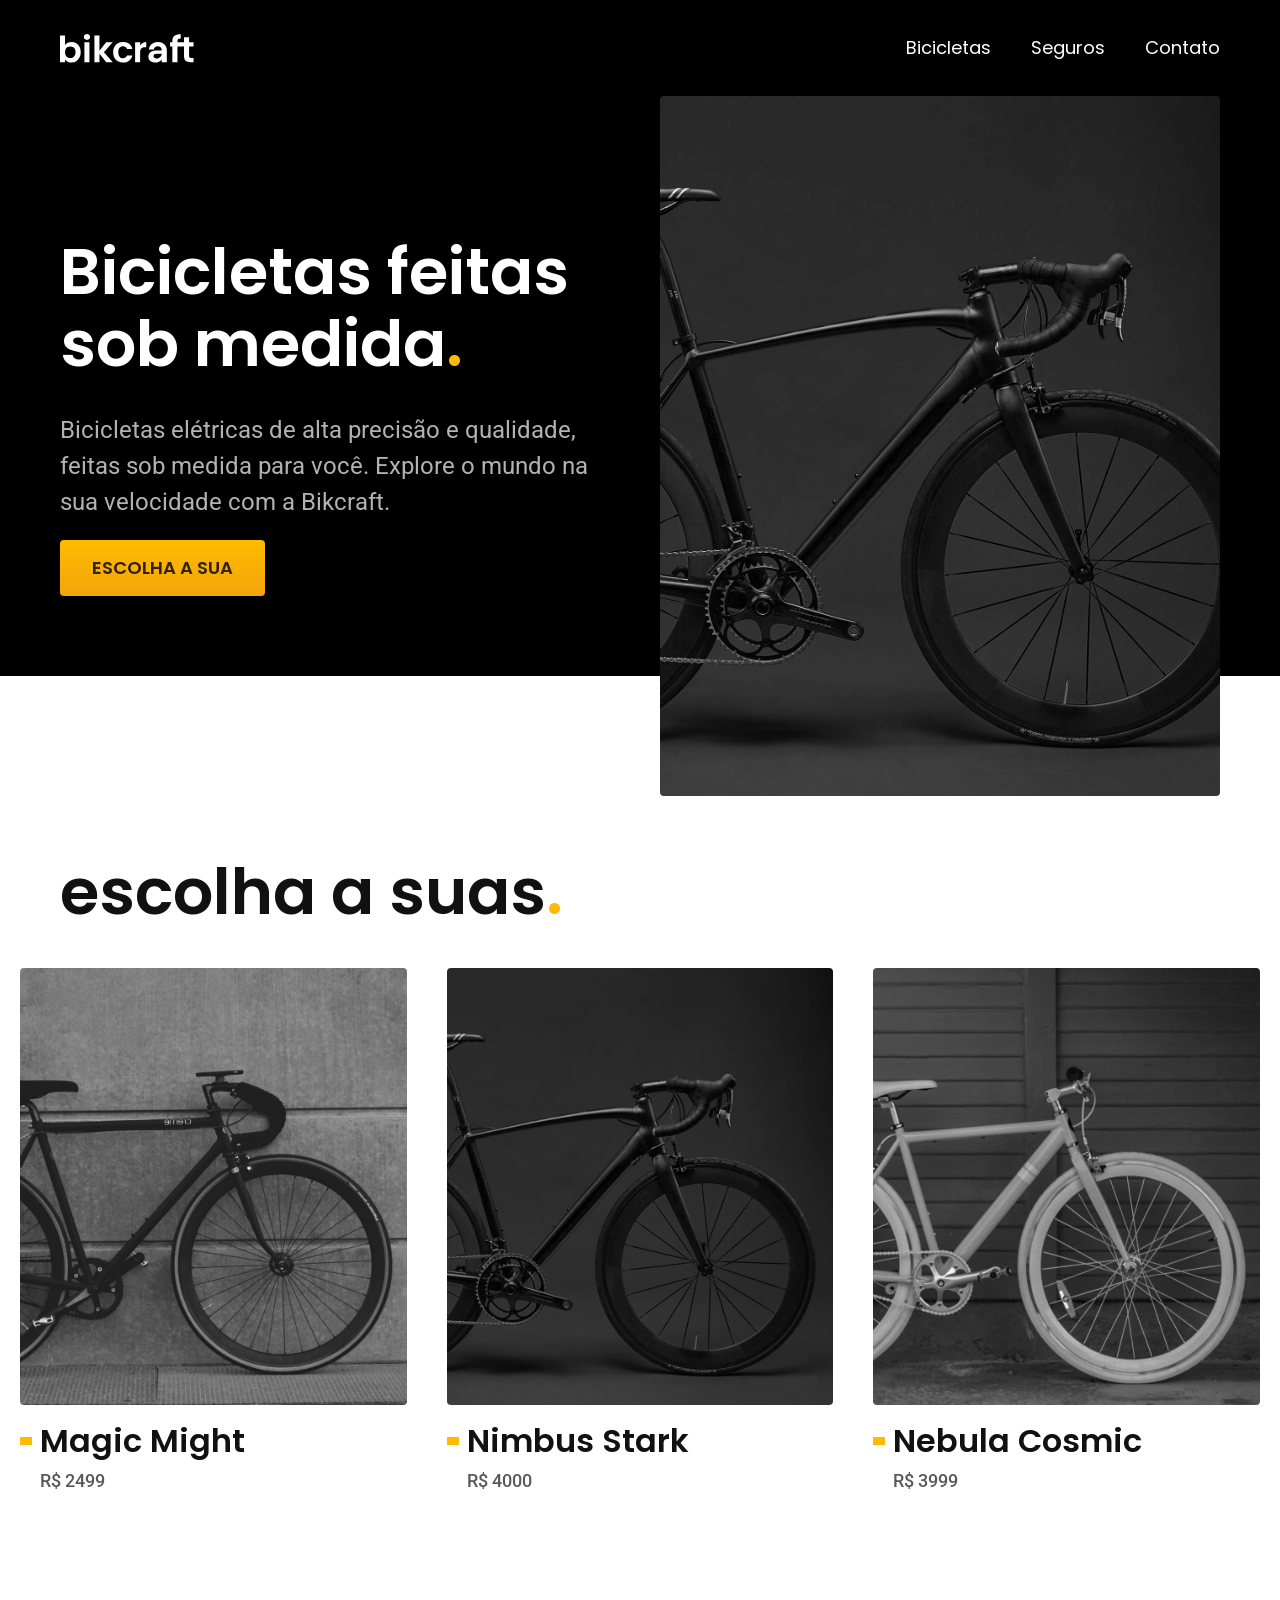
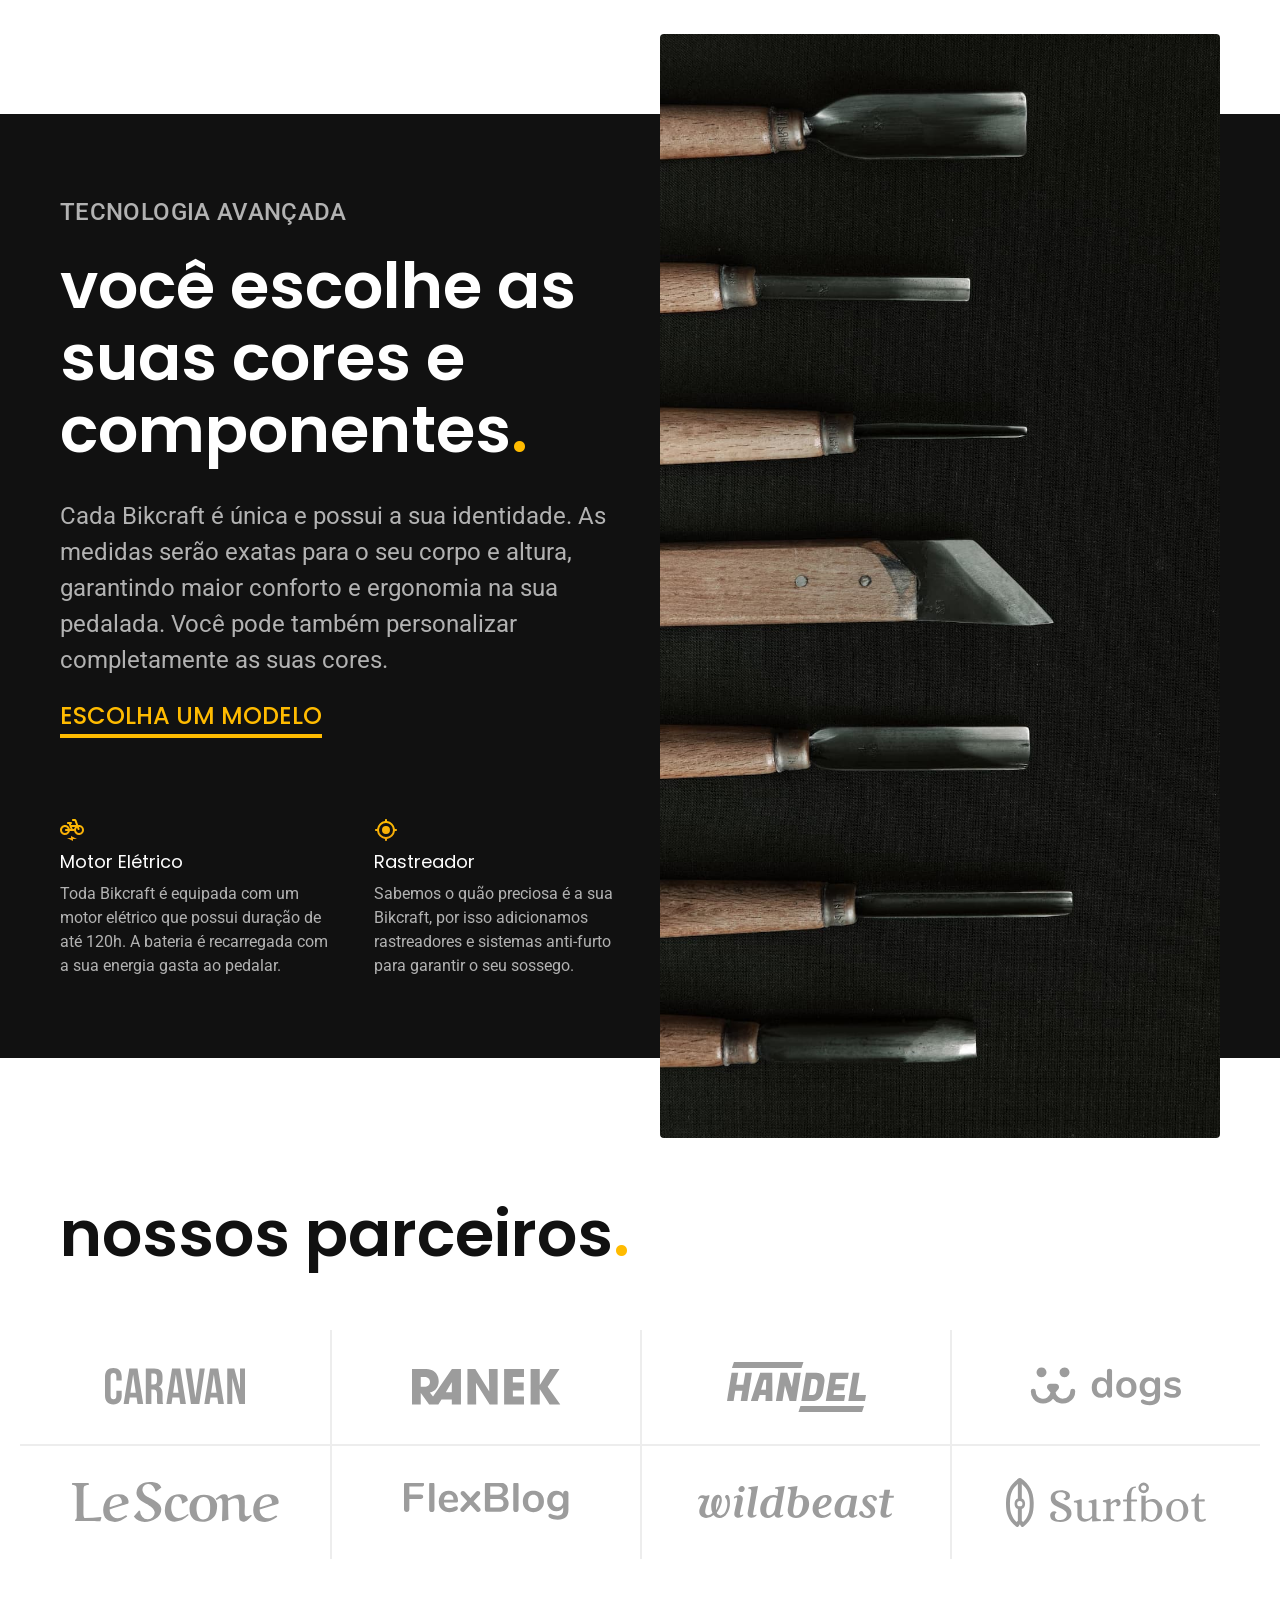
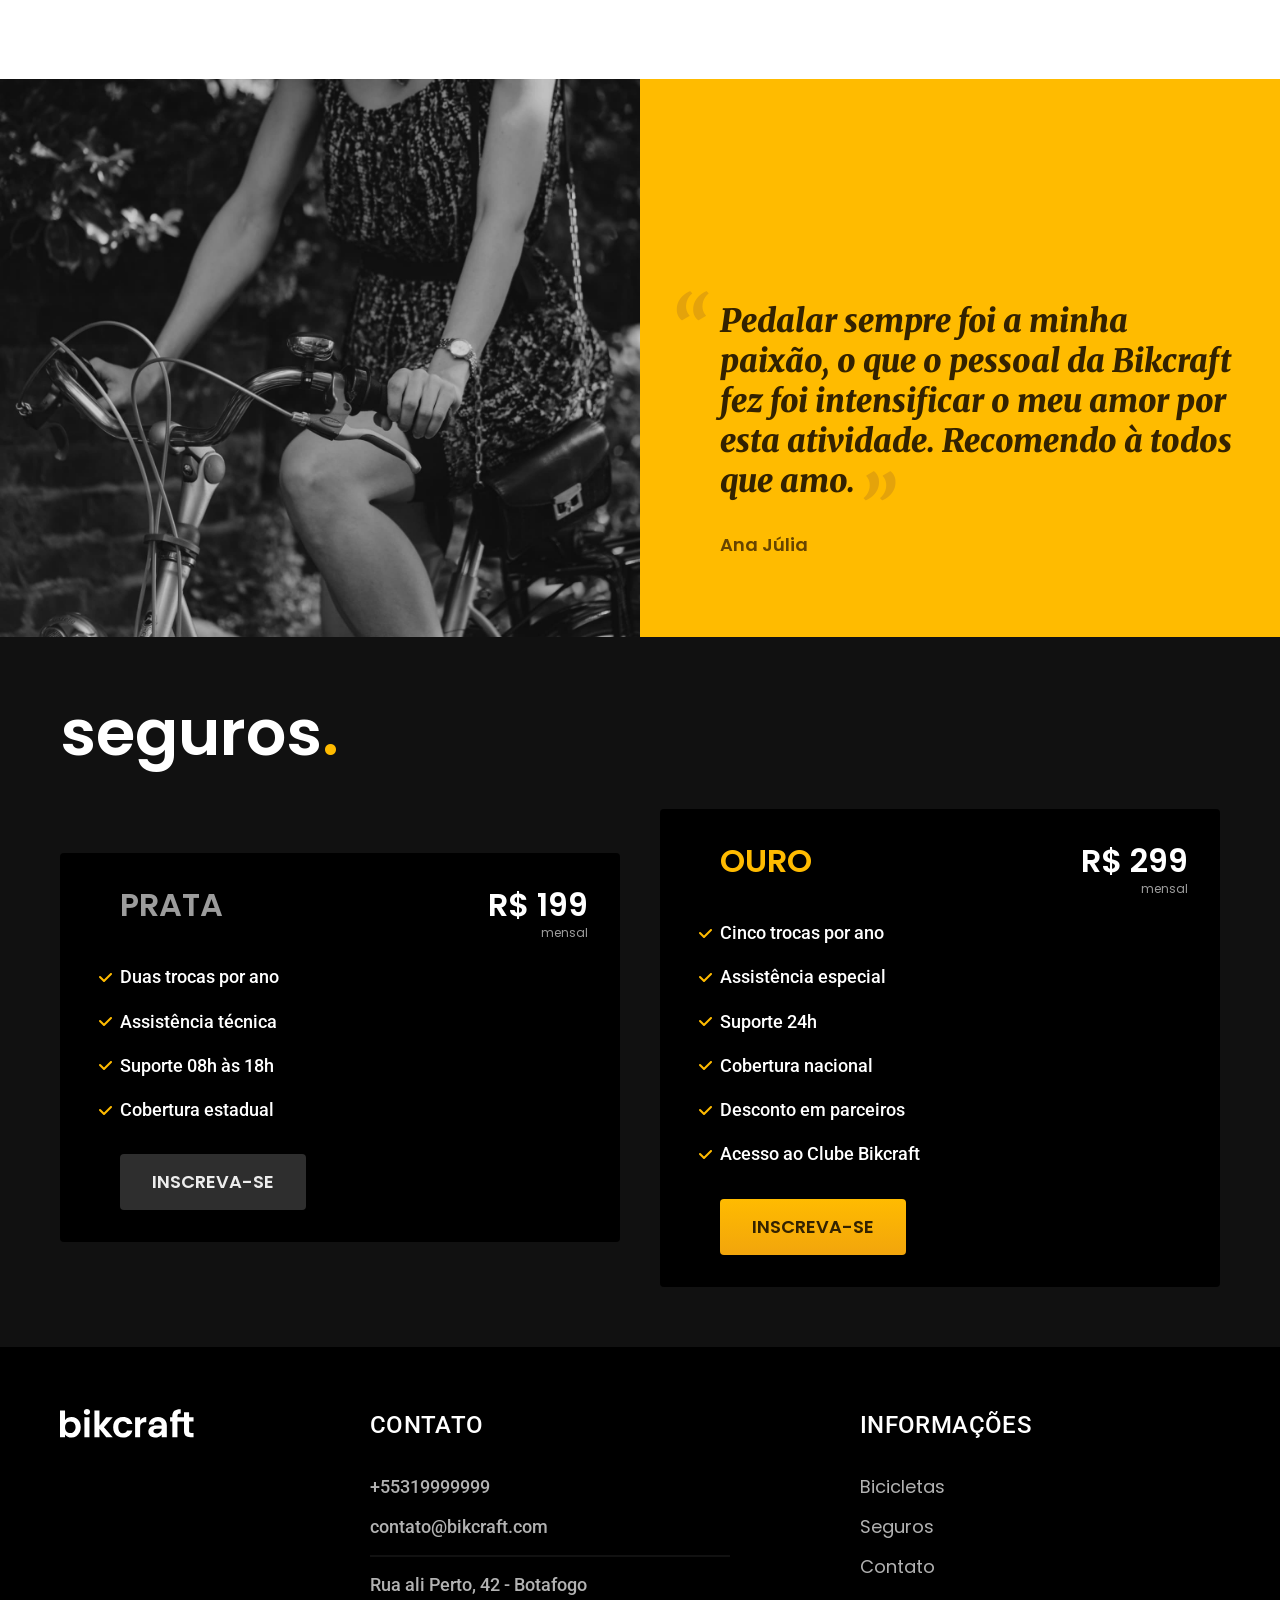
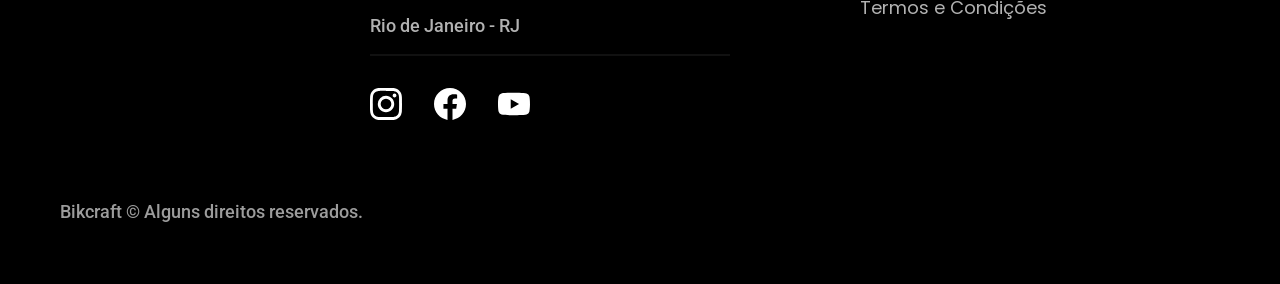
<file: index.html>
<!DOCTYPE html>

<html lang="pt-br">

<head>
    <meta charset="UTF-8">
    <meta name="viewport" content="width=device-width, initial-scale=1.0">
    <title>Bikcraft - Bicicletas Elétricas</title>
    <meta name="description" content="Bicicletas elétricas de alta precisão e qualidade, feitas sob medida para você. Explore o mundo na sua velocidade com a Bikcraft.">

    <link rel="stylesheet" href="./css/style.css">
    <link rel="preconnect" href="https://fonts.googleapis.com">
    <link rel="preconnect" href="https://fonts.gstatic.com" crossorigin>
    <link href="https://fonts.googleapis.com/css2?family=Merriweather:ital,opsz,wght@1,18..144,900&family=Poppins:wght@400;600&family=Roboto:wght@100..900&display=swap" rel="stylesheet">
</head>

<body>
    <header class="header-bg">
        <div class="header">
            <a href="./"><img src="./img/bikcraft.svg" alt="Bikcraft"></a>

            <nav aria-label="primaria">
                <ul class="header-menu font-1-m cor-0">
                    <li><a href="./bicicletas.html">Bicicletas</a></li>
                    <li><a href="./seguros.html">Seguros</a></li>
                    <li><a href="./contato.html">Contato</a></li>
                </ul>
            </nav>
        </div>
    </header>

    <main class="introducao-bg">
        <div class="container introducao">
            <div class="introducao-conteudo">
                <h1 class="font-1-xxl cor-0">Bicicletas feitas sob medida<span class="cor-p1">.</span></h1>
                <p class="font-2-l cor-5">Bicicletas elétricas de alta precisão e qualidade, feitas sob medida para você. Explore o mundo na sua velocidade com a Bikcraft.</p>
                <a class="botao" href="./bicicletas.html">Escolha a sua</a>
            </div>
            <div>
                <img src="./img/fotos/introducao.jpg" alt="Bicicleta elétrica preta.">
            </div>
        </div>
    </main>

    <article class="bicicleta-lista">
        <h2 class="container font-1-xxl">escolha a suas<span class="cor-p1">.</span></h2>

        <ul>
            <li>
                <a href="./bicicletas/magic.html">
                    <img src="./img/bicicletas/magic-home.jpg" alt="Bicicleta Preta">
                    <h3 class="font-1-xl">Magic Might</h3>
                    <span class="font-2-m cor-8">R$ 2499</span>
                </a>
            </li>
            <li>
                <a href="./bicicletas/nimbus.html">
                    <img src="./img/bicicletas/nimbus-home.jpg" alt="Bicicleta Preta">
                    <h3 class="font-1-xl">Nimbus Stark</h3>
                    <span class="font-2-m cor-8">R$ 4000</span>
                </a>
            </li>
            <li>
                <a href="./bicicletas/magic.html">
                    <img src="./img/bicicletas/nebula-home.jpg" alt="Bicicleta Preta">
                    <h3 class="font-1-xl">Nebula Cosmic</h3>
                    <span class="font-2-m cor-8">R$ 3999</span>
                </a>
            </li>
        </ul>
    </article>

    <article class="tecnologia-bg">
        <div class="container tecnologia">
            <div class="tecnologia-conteudo">
                <span class="font-2-l-b cor-5">Tecnologia Avançada</span>
                <h2 class="font-1-xxl cor-0">você escolhe as suas cores e componentes<span class="cor-p1">.</span></h2>
                <p class="font-2-l cor-5">Cada Bikcraft é única e possui a sua identidade. As medidas serão exatas para o seu corpo e altura, garantindo maior conforto e ergonomia na sua pedalada. Você pode também personalizar completamente as suas cores.</p>
                <a class="link" href="./bicicletas.html">Escolha um modelo</a>

                <div class="tecnologia-vantagens">
                    <div>
                        <img src="./img/icones/eletrica.svg" alt="">
                        <h3 class="font-1-m cor-0">Motor Elétrico</h3>
                        <p class="font-2-s cor-5">Toda Bikcraft é equipada com um motor elétrico que possui duração de até 120h. A bateria é recarregada com a sua energia gasta ao pedalar.</p>
                    </div>
                    <div>
                        <img src="./img/icones/rastreador.svg" alt="">
                        <h3 class="font-1-m cor-0">Rastreador</h3>
                        <p class="font-2-s cor-5">Sabemos o quão preciosa é a sua Bikcraft, por isso adicionamos rastreadores e sistemas anti-furto para garantir o seu sossego.</p>
                    </div>
                </div>
            </div>

            <div class="tecnologia-imagem">
                <img src="./img/fotos/tecnologia.jpg" alt="">
            </div>
        </div>
    </article>

    <section class="parceiros" aria-label="Nossos parceiros">
        <h2 class="container font-1-xxl">nossos parceiros<span class="cor-p1">.</span></h2>

        <ul>
            <li><img src="./img/parceiros/caravan.svg" alt="caravan"></li>
            <li><img src="./img/parceiros/ranek.svg" alt="ranek"></li>
            <li><img src="./img/parceiros/handel.svg" alt="handel"></li>
            <li><img src="./img/parceiros/dogs.svg" alt="dogs"></li>
            <li><img src="./img/parceiros/lescone.svg" alt="lescone"></li>
            <li><img src="./img/parceiros/flexblog.svg" alt="flexblog"></li>
            <li><img src="./img/parceiros/wildbeast.svg" alt="wildbeast"></li>
            <li><img src="./img/parceiros/surfbot.svg" alt="surfbot"></li>
        </ul>
    </section>

    <section class="depoimento" aria-label="Depoimento">
        <div>
            <img src="./img/fotos/depoimento.jpg" alt="pessoa pedalando bicicleta bikcraft">
        </div>
        <div class="depoimento-conteudo">
            <blockquote class="font-1-xl cor-p5">
                <p>Pedalar sempre foi a minha paixão, o que o pessoal da Bikcraft fez foi intensificar o meu amor por esta atividade. Recomendo à todos que amo.</p>
            </blockquote>
            <span class="font-1-m-b cor-p4">Ana Júlia</span>
        </div>
    </section>

    <article class="seguros-bg">
        <div class="seguros container">
            <h2 class="font-1-xxl cor-0">seguros<span class="cor-p1">.</span></h2>
            <div class="seguros-item">
                <h3 class="font-1-xl cor-6">PRATA</h3>
                <span class="font-1-xl cor-0">R$ 199 <span class="font-1-xs cor-6">mensal</span></span>
                <ul class="font-2-m cor-0">
                    <li>Duas trocas por ano</li>
                    <li>Assistência técnica</li>
                    <li>Suporte 08h às 18h</li>
                    <li>Cobertura estadual</li>
                </ul>
                <a class="botao secundario" href="./orcamento.html">Inscreva-se</a>
            </div>
            <div class="seguros-item">
                <h3 class="font-1-xl cor-p1">OURO</h3>
                <span class="font-1-xl cor-0">R$ 299 <span class="font-1-xs cor-6">mensal</span></span>
                <ul class="font-2-m cor-0">
                    <li>Cinco trocas por ano</li>
                    <li>Assistência especial</li>
                    <li>Suporte 24h</li>
                    <li>Cobertura nacional</li>
                    <li>Desconto em parceiros</li>
                    <li>Acesso ao Clube Bikcraft</li>
                </ul>
                <a class="botao" href="./orcamento.html">Inscreva-se</a>
            </div>
        </div>
    </article>

    <footer class="footer-bg">
        <div class="footer container">
            <img src="./img/bikcraft.svg" alt="Bikcraft">
            <div class="footer-contato">
                <h3 class="font-2-l-b cor-0">Contato</h3>
                <ul class="font-2-m cor-5">
                    <li><a href="tel:+55319999999">+55319999999</a></li>
                    <li><a href="mailto:contato@bikcraft.com">contato@bikcraft.com</a></li>
                    <li>Rua ali Perto, 42 - Botafogo</li>
                    <li>Rio de Janeiro - RJ</li>
                </ul>
                <div class="footer-redes">
                    <a href="./">
                        <img src="./img/redes/instagram.svg" alt="Instagram">
                    </a>
                    <a href="./">
                        <img src="./img/redes/facebook.svg" alt="Facebook">
                    </a>
                    <a href="./">
                        <img src="./img/redes/youtube.svg" alt="Youtube">
                    </a>
                </div>
            </div>
            <div class="footer-informacoes">
                <h3 class="font-2-l-b cor-0">Informações</h3>
                <nav>
                    <ul class="font-1-m cor-5">
                        <li><a href="./bicicletas.html">Bicicletas</a></li>
                        <li><a href="./seguros.html">Seguros</a></li>
                        <li><a href="./contato.html">Contato</a></li>
                        <li><a href="./termos.html">Termos e Condições</a></li>
                    </ul>
                </nav>
            </div>
            <p class="footer-copy font-2-m cor-6">Bikcraft © Alguns direitos reservados.</p>
        </div>
    </footer>
</body>

</html>
</file>
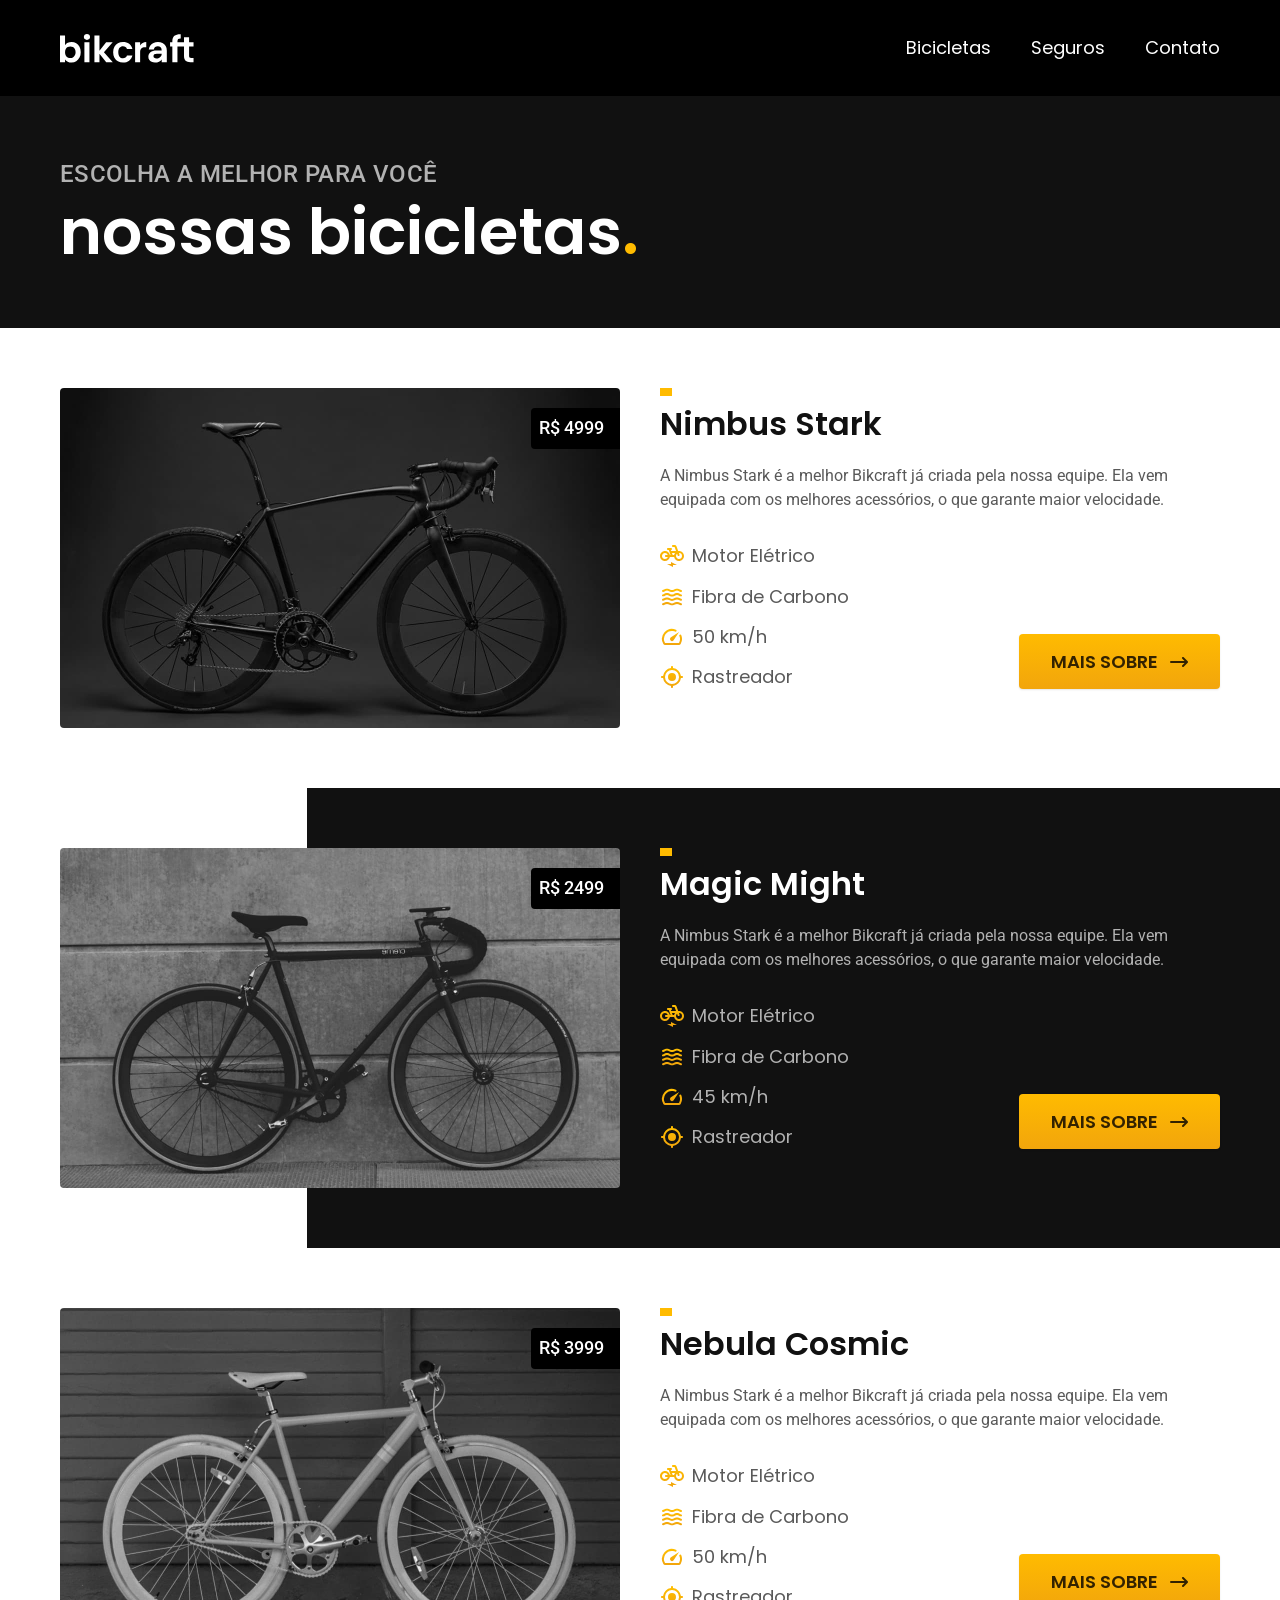
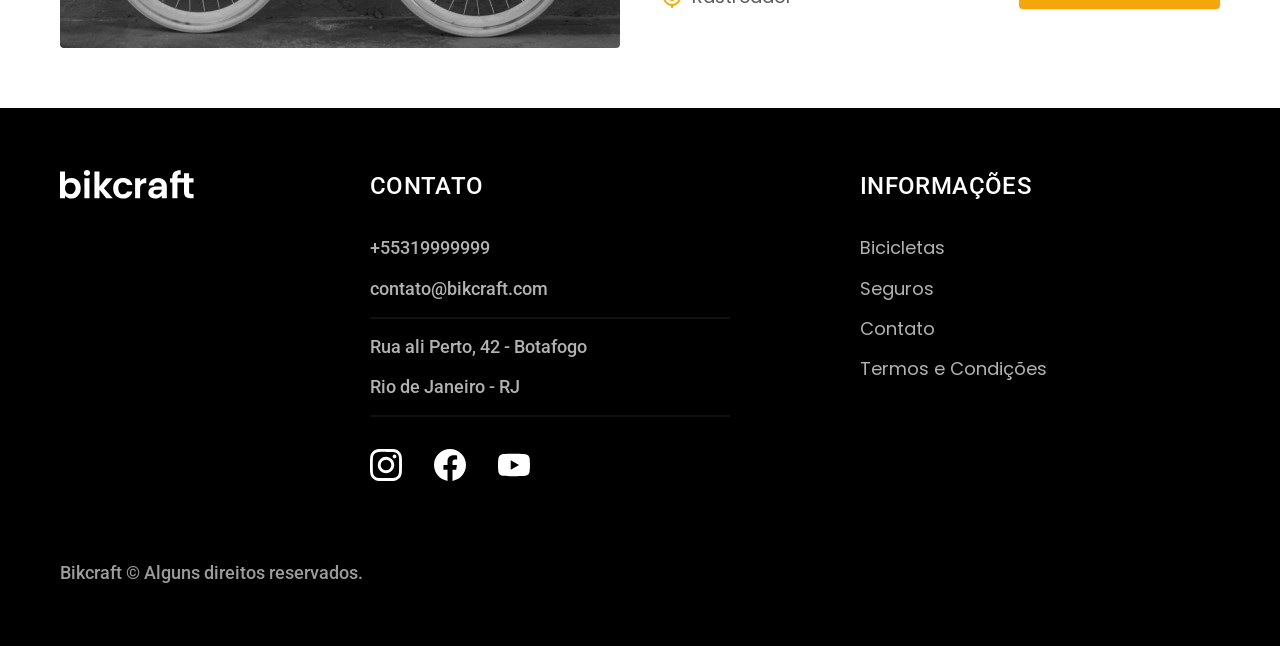
<file: bicicletas.html>
<!DOCTYPE html>

<html lang="pt-br">

<head>
    <meta charset="UTF-8">
    <meta name="viewport" content="width=device-width, initial-scale=1.0">
    <title>Bicicletas | Bikcraft</title>
    <meta name="description" content="Bicicletas">

    <link rel="stylesheet" href="./css/style.css">
    <link rel="preconnect" href="https://fonts.googleapis.com">
    <link rel="preconnect" href="https://fonts.gstatic.com" crossorigin>
    <link href="https://fonts.googleapis.com/css2?family=Merriweather:ital,opsz,wght@1,18..144,900&family=Poppins:wght@400;600&family=Roboto:wght@100..900&display=swap" rel="stylesheet">
</head>

<body id="bicicletas">
    <header class="header-bg">
        <div class="header">
            <a href="./"><img src="./img/bikcraft.svg" alt="Bikcraft"></a>

            <nav aria-label="primaria">
                <ul class="header-menu font-1-m cor-0">
                    <li><a href="./bicicletas.html">Bicicletas</a></li>
                    <li><a href="./seguros.html">Seguros</a></li>
                    <li><a href="./contato.html">Contato</a></li>
                </ul>
            </nav>
        </div>
    </header>


    <main>
        <div class="titulo-bg">
            <div class="titulo container">
                <p class="font-2-l-b cor-5">Escolha a melhor para você</p>
                <h1 class="font-1-xxl cor-0">nossas bicicletas<span class="cor-p1">.</span></h1>
            </div>
        </div>

        <div class="bicicletas-bg">
            <div class="bicicletas container">
                <div class="bicicletas-imagem">
                    <img src="./img/bicicletas/nimbus.jpg" alt="bicicleta preta">
                    <span class="font-2-m cor-0">R$ 4999</span>
                </div>
                <div class="bicicletas-conteudo">
                    <h2 class="font-1-xl">Nimbus Stark</h2>
                    <p class="font-2-s cor-8">A Nimbus Stark é a melhor Bikcraft já criada pela nossa equipe. Ela vem equipada com os melhores acessórios, o que garante maior velocidade.</p>

                    <ul class="font-1-m cor-8">
                        <li>
                            <img src="./img/icones/eletrica.svg" alt="">
                            Motor Elétrico
                        </li>
                        <li>
                            <img src="./img/icones/carbono.svg" alt="">
                            Fibra de Carbono
                        </li>
                        <li>
                            <img src="./img/icones/velocidade.svg" alt="">
                            50 km/h
                        </li>
                        <li>
                            <img src="./img/icones/rastreador.svg" alt="">
                            Rastreador
                        </li>
                    </ul>
                    <a class="botao seta" href="./bicicletas/nimbus.html">Mais Sobre</a>
                </div>
            </div>
        </div>

        <div class="bicicletas-bg">
            <div class="bicicletas container">
                <div class="bicicletas-imagem">
                    <img src="./img/bicicletas/magic.jpg" alt="bicicleta preta">
                    <span class="font-2-m cor-0">R$ 2499</span>
                </div>
                <div class="bicicletas-conteudo">
                    <h2 class="font-1-xl cor-0">Magic Might</h2>
                    <p class="font-2-s cor-5">A Nimbus Stark é a melhor Bikcraft já criada pela nossa equipe. Ela vem equipada com os melhores acessórios, o que garante maior velocidade.</p>

                    <ul class="font-1-m cor-5">
                        <li>
                            <img src="./img/icones/eletrica.svg" alt="">
                            Motor Elétrico
                        </li>
                        <li>
                            <img src="./img/icones/carbono.svg" alt="">
                            Fibra de Carbono
                        </li>
                        <li>
                            <img src="./img/icones/velocidade.svg" alt="">
                            45 km/h
                        </li>
                        <li>
                            <img src="./img/icones/rastreador.svg" alt="">
                            Rastreador
                        </li>
                    </ul>
                    <a class="botao seta" href="./bicicletas/magic.html">Mais Sobre</a>
                </div>
            </div>
        </div>


        <div class="bicicletas-bg">
            <div class="bicicletas container">
                <div class="bicicletas-imagem">
                    <img src="./img/bicicletas/nebula.jpg" alt="bicicleta preta">
                    <span class="font-2-m cor-0">R$ 3999</span>
                </div>
                <div class="bicicletas-conteudo">
                    <h2 class="font-1-xl">Nebula Cosmic</h2>
                    <p class="font-2-s cor-8">A Nimbus Stark é a melhor Bikcraft já criada pela nossa equipe. Ela vem equipada com os melhores acessórios, o que garante maior velocidade.</p>

                    <ul class="font-1-m cor-8">
                        <li>
                            <img src="./img/icones/eletrica.svg" alt="">
                            Motor Elétrico
                        </li>
                        <li>
                            <img src="./img/icones/carbono.svg" alt="">
                            Fibra de Carbono
                        </li>
                        <li>
                            <img src="./img/icones/velocidade.svg" alt="">
                            50 km/h
                        </li>
                        <li>
                            <img src="./img/icones/rastreador.svg" alt="">
                            Rastreador
                        </li>
                    </ul>
                    <a class="botao seta" href="./bicicletas/nebula.html">Mais Sobre</a>
                </div>
            </div>
        </div>
    </main>

    <footer class="footer-bg">
        <div class="footer container">
            <img src="./img/bikcraft.svg" alt="Bikcraft">
            <div class="footer-contato">
                <h3 class="font-2-l-b cor-0">Contato</h3>
                <ul class="font-2-m cor-5">
                    <li><a href="tel:+55319999999">+55319999999</a></li>
                    <li><a href="mailto:contato@bikcraft.com">contato@bikcraft.com</a></li>
                    <li>Rua ali Perto, 42 - Botafogo</li>
                    <li>Rio de Janeiro - RJ</li>
                </ul>
                <div class="footer-redes">
                    <a href="./">
                        <img src="./img/redes/instagram.svg" alt="Instagram">
                    </a>
                    <a href="./">
                        <img src="./img/redes/facebook.svg" alt="Facebook">
                    </a>
                    <a href="./">
                        <img src="./img/redes/youtube.svg" alt="Youtube">
                    </a>
                </div>
            </div>
            <div class="footer-informacoes">
                <h3 class="font-2-l-b cor-0">Informações</h3>
                <nav>
                    <ul class="font-1-m cor-5">
                        <li><a href="./bicicletas.html">Bicicletas</a></li>
                        <li><a href="./seguros.html">Seguros</a></li>
                        <li><a href="./contato.html">Contato</a></li>
                        <li><a href="./termos.html">Termos e Condições</a></li>
                    </ul>
                </nav>
            </div>
            <p class="footer-copy font-2-m cor-6">Bikcraft © Alguns direitos reservados.</p>
        </div>
    </footer>
</body>

</html>
</file>
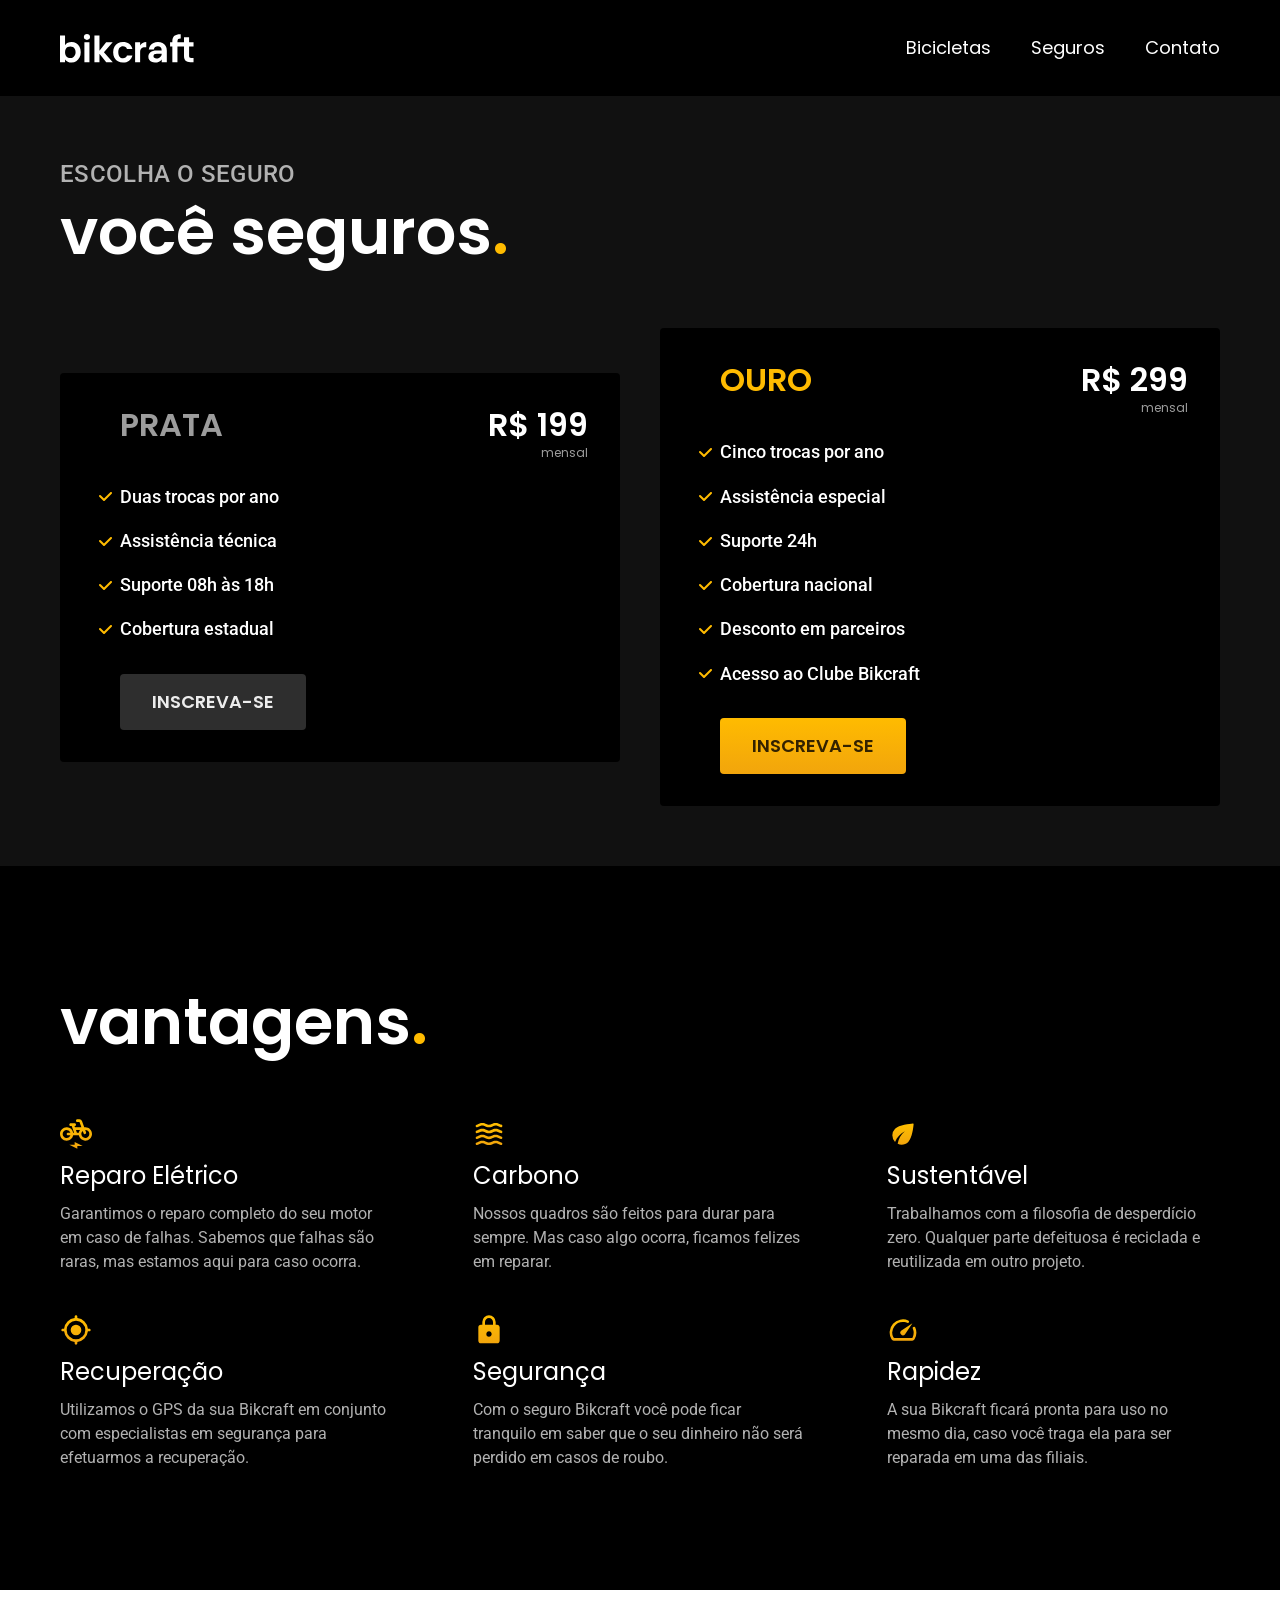
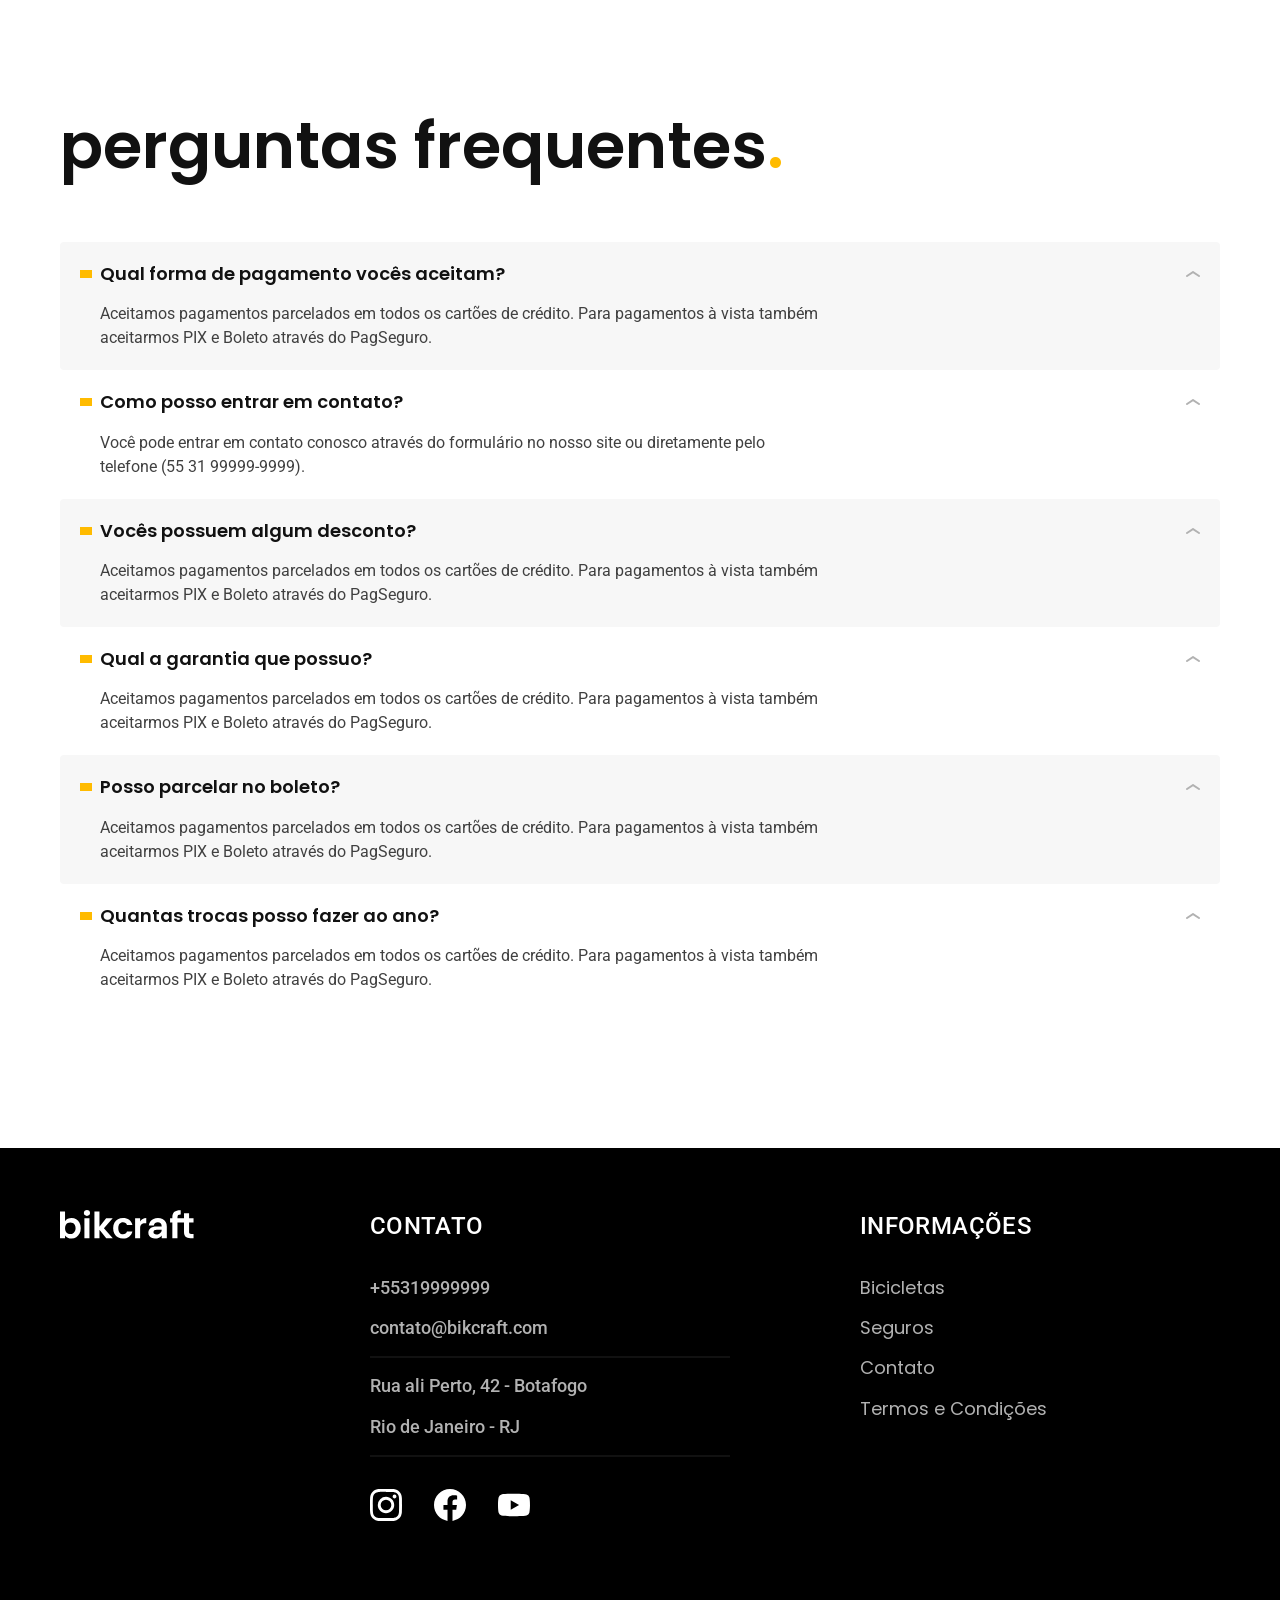
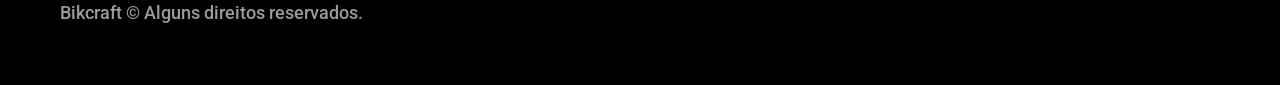
<file: seguros.html>
<!DOCTYPE html>

<html lang="pt-br">

<head>
    <meta charset="UTF-8">
    <meta name="viewport" content="width=device-width, initial-scale=1.0">
    <title>Seguros | Bikcraft</title>
    <meta name="description" content="Seguros">

    <link rel="stylesheet" href="./css/style.css">
    <link rel="preconnect" href="https://fonts.googleapis.com">
    <link rel="preconnect" href="https://fonts.gstatic.com" crossorigin>
    <link href="https://fonts.googleapis.com/css2?family=Merriweather:ital,opsz,wght@1,18..144,900&family=Poppins:wght@400;600&family=Roboto:wght@100..900&display=swap" rel="stylesheet">
</head>

<body id="seguros">
    <header class="header-bg">
        <div class="header">
            <a href="./"><img src="./img/bikcraft.svg" alt="Bikcraft"></a>

            <nav aria-label="primaria">
                <ul class="header-menu font-1-m cor-0">
                    <li><a href="./bicicletas.html">Bicicletas</a></li>
                    <li><a href="./seguros.html">Seguros</a></li>
                    <li><a href="./contato.html">Contato</a></li>
                </ul>
            </nav>
        </div>
    </header>


    <main class="seguros-bg">
        <div class="titulo-bg">
            <div class="titulo container">
                <p class="font-2-l-b cor-5">Escolha o seguro</p>
                <h1 class="font-1-xxl cor-0">você seguros<span class="cor-p1">.</span></h1>
            </div>
        </div>


        <div class="seguros container">
            <div class="seguros-item">
                <h3 class="font-1-xl cor-6">PRATA</h3>
                <span class="font-1-xl cor-0">R$ 199 <span class="font-1-xs cor-6">mensal</span></span>
                <ul class="font-2-m cor-0">
                    <li>Duas trocas por ano</li>
                    <li>Assistência técnica</li>
                    <li>Suporte 08h às 18h</li>
                    <li>Cobertura estadual</li>
                </ul>
                <a class="botao secundario" href="./orcamento.html">Inscreva-se</a>
            </div>
            <div class="seguros-item">
                <h3 class="font-1-xl cor-p1">OURO</h3>
                <span class="font-1-xl cor-0">R$ 299 <span class="font-1-xs cor-6">mensal</span></span>
                <ul class="font-2-m cor-0">
                    <li>Cinco trocas por ano</li>
                    <li>Assistência especial</li>
                    <li>Suporte 24h</li>
                    <li>Cobertura nacional</li>
                    <li>Desconto em parceiros</li>
                    <li>Acesso ao Clube Bikcraft</li>
                </ul>
                <a class="botao" href="./orcamento.html">Inscreva-se</a>
            </div>
        </div>

    </main>

    <article class="vantagens-bg">
        <div class="vantagens container">
            <h2 class="font-1-xxl cor-0">vantagens<span class="cor-p1">.</span></h2>
            <ul>
                <li>
                    <img src="./img/icones/eletrica.svg" alt="">
                    <h3 class="font-1-l cor-0">Reparo Elétrico</h3>
                    <p class="font-2-s cor-5">Garantimos o reparo completo do seu motor em caso de falhas. Sabemos que falhas são raras, mas estamos aqui para caso ocorra.</p>
                </li>
                <li>
                    <img src="./img/icones/carbono.svg" alt="">
                    <h3 class="font-1-l cor-0">Carbono</h3>
                    <p class="font-2-s cor-5">Nossos quadros são feitos para durar para sempre. Mas caso algo ocorra, ficamos felizes em reparar.</p>
                </li>
                <li>
                    <img src="./img/icones/sustentavel.svg" alt="">
                    <h3 class="font-1-l cor-0">Sustentável</h3>
                    <p class="font-2-s cor-5">Trabalhamos com a filosofia de desperdício zero. Qualquer parte defeituosa é reciclada e reutilizada em outro projeto.</p>
                </li>
                <li>
                    <img src="./img/icones/rastreador.svg" alt="">
                    <h3 class="font-1-l cor-0">Recuperação</h3>
                    <p class="font-2-s cor-5">Utilizamos o GPS da sua Bikcraft em conjunto com especialistas em segurança para efetuarmos a recuperação.</p>
                </li>
                <li>
                    <img src="./img/icones/seguro.svg" alt="">
                    <h3 class="font-1-l cor-0">Segurança</h3>
                    <p class="font-2-s cor-5">Com o seguro Bikcraft você pode ficar tranquilo em saber que o seu dinheiro não será perdido em casos de roubo.</p>
                </li>
                <li>
                    <img src="./img/icones/velocidade.svg" alt="">
                    <h3 class="font-1-l cor-0">Rapidez</h3>
                    <p class="font-2-s cor-5">A sua Bikcraft ficará pronta para uso no mesmo dia, caso você traga ela para ser reparada em uma das filiais.</p>
                </li>

            </ul>
        </div>
    </article>

    <article class="perguntas container">
        <h2 class="font-1-xxl">perguntas frequentes<span class="cor-p1">.</span></h2>

        <dl>
            <div>
                <dt class="font-1-m-b">Qual forma de pagamento vocês aceitam?</dt>
                <dd class="font-2-s cor-9">Aceitamos pagamentos parcelados em todos os cartões de crédito. Para pagamentos à vista também aceitarmos PIX e Boleto através do PagSeguro.</dd>
            </div>
            <div>
                <dt class="font-1-m-b">Como posso entrar em contato?</dt>
                <dd class="font-2-s cor-9">Você pode entrar em contato conosco através do formulário no nosso site ou diretamente pelo telefone (55 31 99999-9999).</dd>
            </div>
            <div>
                <dt class="font-1-m-b">Vocês possuem algum desconto?</dt>
                <dd class="font-2-s cor-9">Aceitamos pagamentos parcelados em todos os cartões de crédito. Para pagamentos à vista também aceitarmos PIX e Boleto através do PagSeguro.</dd>
            </div>
            <div>
                <dt class="font-1-m-b">Qual a garantia que possuo?</dt>
                <dd class="font-2-s cor-9">Aceitamos pagamentos parcelados em todos os cartões de crédito. Para pagamentos à vista também aceitarmos PIX e Boleto através do PagSeguro.</dd>
            </div>
            <div>
                <dt class="font-1-m-b">Posso parcelar no boleto?</dt>
                <dd class="font-2-s cor-9">Aceitamos pagamentos parcelados em todos os cartões de crédito. Para pagamentos à vista também aceitarmos PIX e Boleto através do PagSeguro.</dd>
            </div>
            <div>
                <dt class="font-1-m-b">Quantas trocas posso fazer ao ano?</dt>
                <dd class="font-2-s cor-9">Aceitamos pagamentos parcelados em todos os cartões de crédito. Para pagamentos à vista também aceitarmos PIX e Boleto através do PagSeguro.</dd>
            </div>
        </dl>
    </article>

    <footer class="footer-bg">
        <div class="footer container">
            <img src="./img/bikcraft.svg" alt="Bikcraft">
            <div class="footer-contato">
                <h3 class="font-2-l-b cor-0">Contato</h3>
                <ul class="font-2-m cor-5">
                    <li><a href="tel:+55319999999">+55319999999</a></li>
                    <li><a href="mailto:contato@bikcraft.com">contato@bikcraft.com</a></li>
                    <li>Rua ali Perto, 42 - Botafogo</li>
                    <li>Rio de Janeiro - RJ</li>
                </ul>
                <div class="footer-redes">
                    <a href="./">
                        <img src="./img/redes/instagram.svg" alt="Instagram">
                    </a>
                    <a href="./">
                        <img src="./img/redes/facebook.svg" alt="Facebook">
                    </a>
                    <a href="./">
                        <img src="./img/redes/youtube.svg" alt="Youtube">
                    </a>
                </div>
            </div>
            <div class="footer-informacoes">
                <h3 class="font-2-l-b cor-0">Informações</h3>
                <nav>
                    <ul class="font-1-m cor-5">
                        <li><a href="./bicicletas.html">Bicicletas</a></li>
                        <li><a href="./seguros.html">Seguros</a></li>
                        <li><a href="./contato.html">Contato</a></li>
                        <li><a href="./termos.html">Termos e Condições</a></li>
                    </ul>
                </nav>
            </div>
            <p class="footer-copy font-2-m cor-6">Bikcraft © Alguns direitos reservados.</p>
        </div>
    </footer>
</body>

</html>
</file>
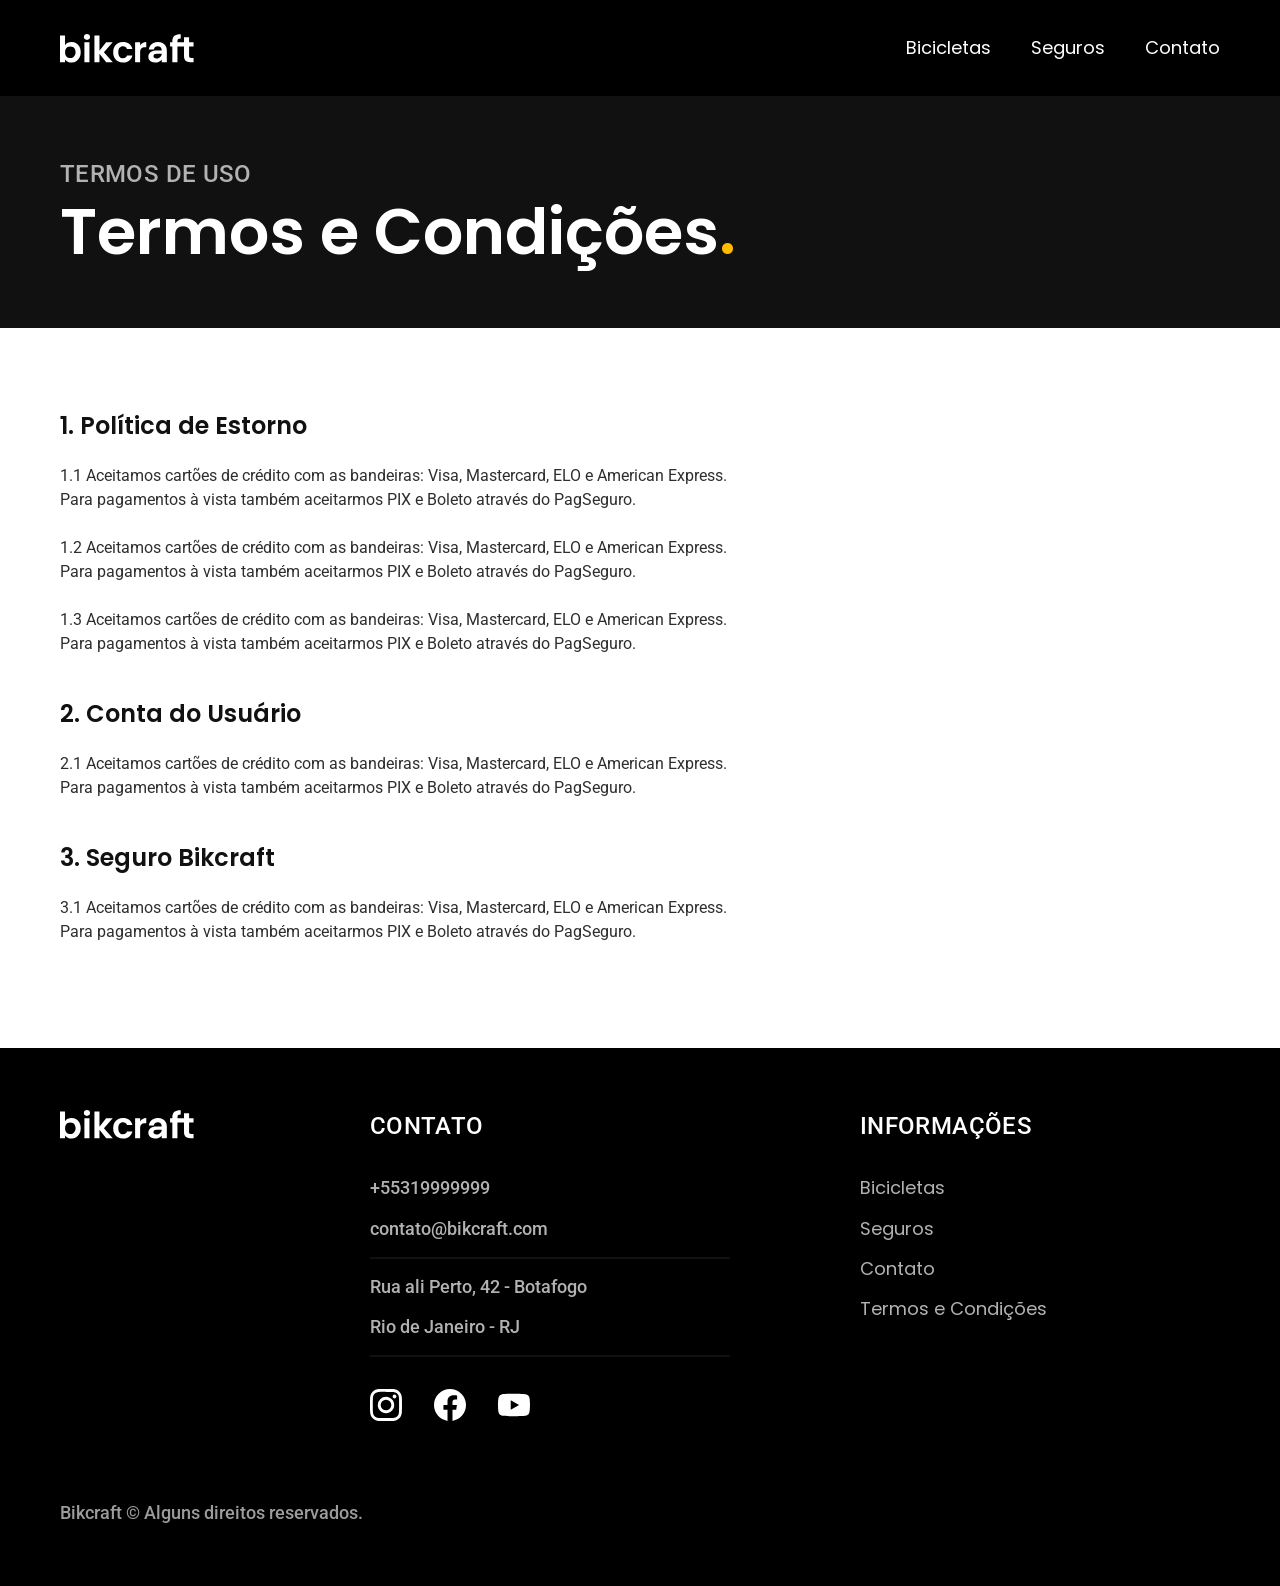
<file: termos.html>
<!DOCTYPE html>

<html lang="pt-br">

<head>
    <meta charset="UTF-8">
    <meta name="viewport" content="width=device-width, initial-scale=1.0">
    <title>Termos e Condições | Bikcraft</title>
    <meta name="description" content="Termos e Condições">

    <link rel="stylesheet" href="./css/style.css">
    <link rel="preconnect" href="https://fonts.googleapis.com">
    <link rel="preconnect" href="https://fonts.gstatic.com" crossorigin>
    <link href="https://fonts.googleapis.com/css2?family=Merriweather:ital,opsz,wght@1,18..144,900&family=Poppins:wght@400;600&family=Roboto:wght@100..900&display=swap" rel="stylesheet">
</head>

<body id="termos">
    <header class="header-bg">
        <div class="header">
            <a href="./"><img src="./img/bikcraft.svg" alt="Bikcraft"></a>

            <nav aria-label="primaria">
                <ul class="header-menu font-1-m cor-0">
                    <li><a href="./bicicletas.html">Bicicletas</a></li>
                    <li><a href="./seguros.html">Seguros</a></li>
                    <li><a href="./contato.html">Contato</a></li>
                </ul>
            </nav>
        </div>
    </header>


    <main>
        <div class="titulo-bg">
            <div class="titulo container">
                <p class="font-2-l-b cor-5">Termos de Uso</p>
                <h1 class="font-1-xxl cor-0">Termos e Condições<span class="cor-p1">.</span></h1>
            </div>
        </div>

        <div class="termos font-2-s cor-10 container">
            <h2 class="font-1-l cor-11">1. Política de Estorno</h2>
            <p>1.1 Aceitamos cartões de crédito com as bandeiras: Visa, Mastercard, ELO e American Express. Para pagamentos à vista também aceitarmos PIX e Boleto através do PagSeguro.</p>
            <p>1.2 Aceitamos cartões de crédito com as bandeiras: Visa, Mastercard, ELO e American Express. Para pagamentos à vista também aceitarmos PIX e Boleto através do PagSeguro.</p>
            <p>1.3 Aceitamos cartões de crédito com as bandeiras: Visa, Mastercard, ELO e American Express. Para pagamentos à vista também aceitarmos PIX e Boleto através do PagSeguro.</p>

            <h2 class="font-1-l cor-11">2. Conta do Usuário</h2>
            <p>2.1 Aceitamos cartões de crédito com as bandeiras: Visa, Mastercard, ELO e American Express. Para pagamentos à vista também aceitarmos PIX e Boleto através do PagSeguro.</p>

            <h2 class="font-1-l cor-11">3. Seguro Bikcraft</h2>
            <p>3.1 Aceitamos cartões de crédito com as bandeiras: Visa, Mastercard, ELO e American Express. Para pagamentos à vista também aceitarmos PIX e Boleto através do PagSeguro.</p>
        </div>
    </main>

    <footer class="footer-bg">
        <div class="footer container">
            <img src="./img/bikcraft.svg" alt="Bikcraft">
            <div class="footer-contato">
                <h3 class="font-2-l-b cor-0">Contato</h3>
                <ul class="font-2-m cor-5">
                    <li><a href="tel:+55319999999">+55319999999</a></li>
                    <li><a href="mailto:contato@bikcraft.com">contato@bikcraft.com</a></li>
                    <li>Rua ali Perto, 42 - Botafogo</li>
                    <li>Rio de Janeiro - RJ</li>
                </ul>
                <div class="footer-redes">
                    <a href="./">
                        <img src="./img/redes/instagram.svg" alt="Instagram">
                    </a>
                    <a href="./">
                        <img src="./img/redes/facebook.svg" alt="Facebook">
                    </a>
                    <a href="./">
                        <img src="./img/redes/youtube.svg" alt="Youtube">
                    </a>
                </div>
            </div>
            <div class="footer-informacoes">
                <h3 class="font-2-l-b cor-0">Informações</h3>
                <nav>
                    <ul class="font-1-m cor-5">
                        <li><a href="./bicicletas.html">Bicicletas</a></li>
                        <li><a href="./seguros.html">Seguros</a></li>
                        <li><a href="./contato.html">Contato</a></li>
                        <li><a href="./termos.html">Termos e Condições</a></li>
                    </ul>
                </nav>
            </div>
            <p class="footer-copy font-2-m cor-6">Bikcraft © Alguns direitos reservados.</p>
        </div>
    </footer>
</body>

</html>
</file>
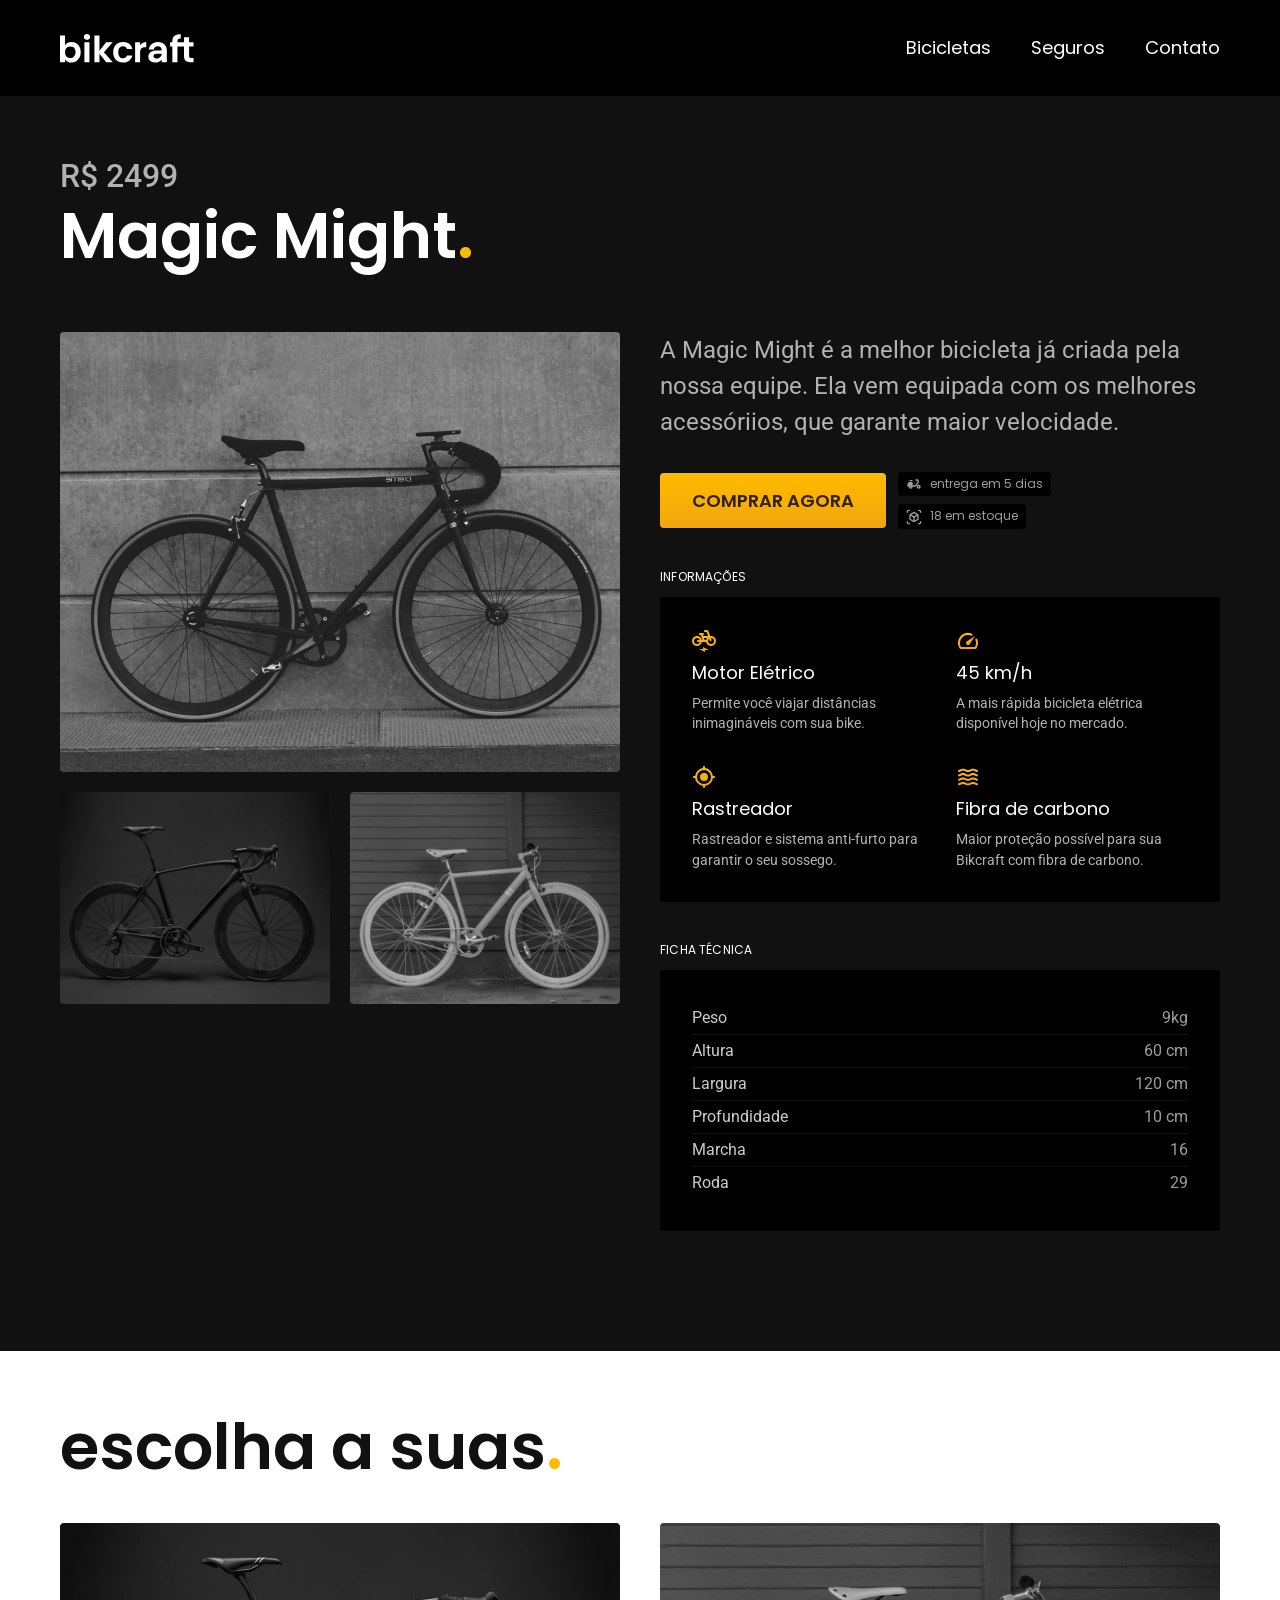
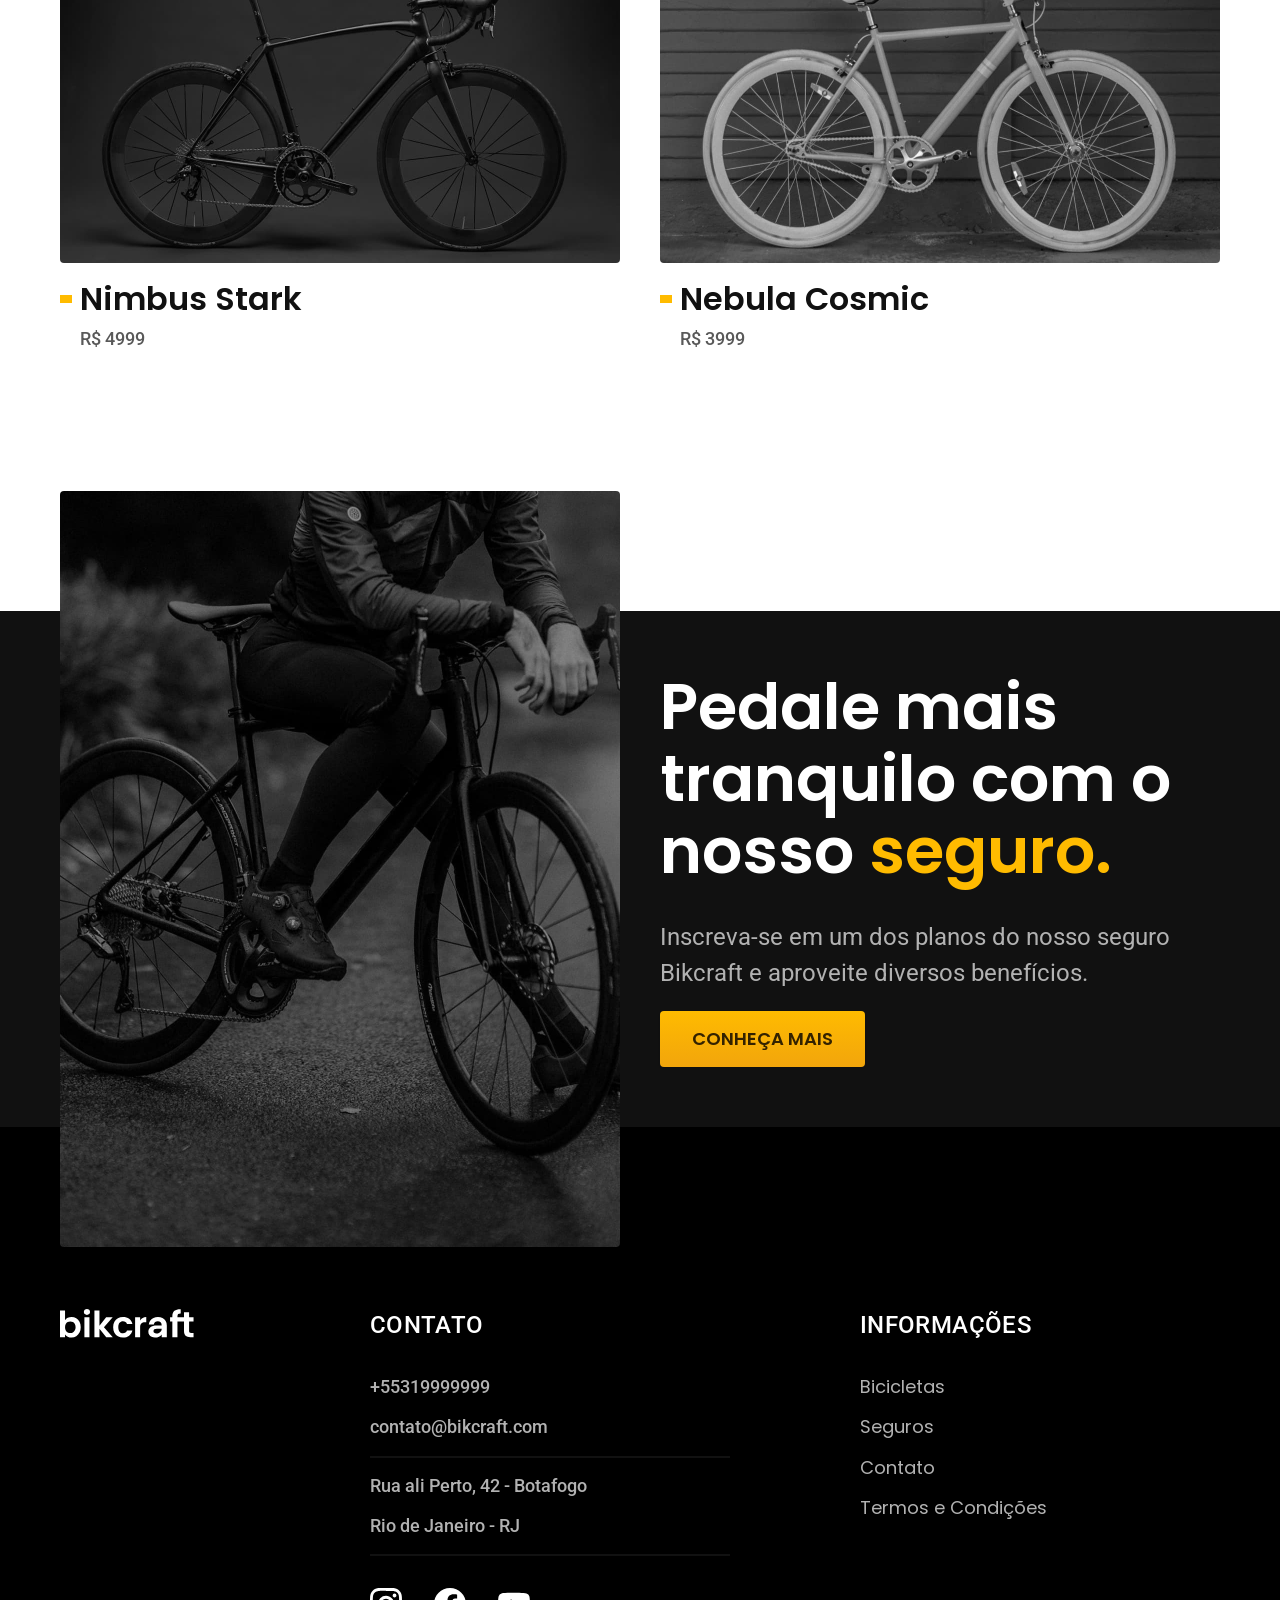
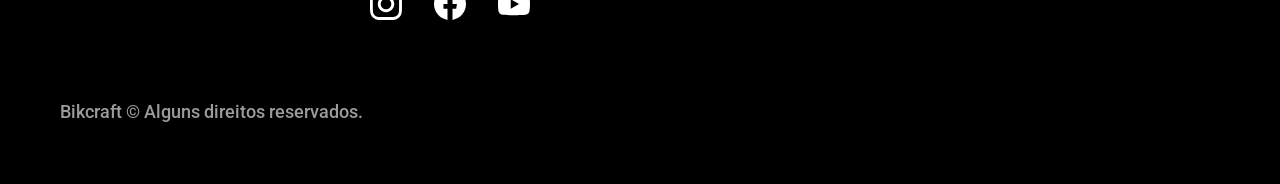
<file: bicicletas/magic.html>
<!DOCTYPE html>

<html lang="pt-br">

<head>
    <meta charset="UTF-8">
    <meta name="viewport" content="width=device-width, initial-scale=1.0">
    <title>Magic | Bikcraft</title>
    <meta name="description" content="Termos e Condições">

    <link rel="stylesheet" href="../css/style.css">
    <link rel="preconnect" href="https://fonts.googleapis.com">
    <link rel="preconnect" href="https://fonts.gstatic.com" crossorigin>
    <link href="https://fonts.googleapis.com/css2?family=Merriweather:ital,opsz,wght@1,18..144,900&family=Poppins:wght@400;600&family=Roboto:wght@100..900&display=swap" rel="stylesheet">
</head>

<body id="bicicleta">
    <header class="header-bg">
        <div class="header">
            <a href="../"><img src="../img/bikcraft.svg" alt="Bikcraft"></a>

            <nav aria-label="primaria">
                <ul class="header-menu font-1-m cor-0">
                    <li><a href="../bicicletas.html">Bicicletas</a></li>
                    <li><a href="../seguros.html">Seguros</a></li>
                    <li><a href="../contato.html">Contato</a></li>
                </ul>
            </nav>
        </div>
    </header>


    <main class="titulo-bg">
        <div>
            <div class="titulo container">
                <p class="font-2-xl cor-5">R$ 2499</p>
                <h1 class="font-1-xxl cor-0">Magic Might<span class="cor-p1">.</span></h1>
            </div>
        </div>

        <div class="bicicleta container">
            <div class="bicicleta-imagens">
                <img src="../img/bicicleta/nimbus2.jpg" alt="">
                <img src="../img/bicicleta/nimbus1.jpg" alt="">
                <img src="../img/bicicleta/nimbus3.jpg" alt="">
            </div>
            <div class="bicicleta-conteudo">
                <p class="font-2-l cor-5">A Magic Might é a melhor bicicleta já criada pela nossa equipe. Ela vem equipada com os melhores acessóriios, que garante maior velocidade.</p>
                <div class="bicicleta-comprar">
                    <a class="botao" href="../orcamento.html">Comprar Agora</a>
                    <span class="font-1-xs cor-6"><img src="../img/icones/entrega.svg" alt=""> entrega em 5 dias</span>
                    <span class="font-1-xs cor-6"><img src="../img/icones/estoque.svg" alt=""> 18 em estoque</span>
                </div>




                <h2 class="font-1-xs cor-0">Informações</h2>
                <ul class="bicicleta-informacoes">
                    <li>
                        <img src="../img/icones/eletrica.svg" alt="">
                        <h3 class="font-1-m cor-0">Motor Elétrico</h3>
                        <p class="font-2-xs cor-5">Permite você viajar distâncias inimagináveis com sua bike.</p>
                    </li>
                    <li>
                        <img src="../img/icones/velocidade.svg" alt="">
                        <h3 class="font-1-m cor-0">45 km/h</h3>
                        <p class="font-2-xs cor-5">A mais rápida bicicleta elétrica disponível hoje no mercado.</p>
                    </li>
                    <li>
                        <img src="../img/icones/rastreador.svg" alt="">
                        <h3 class="font-1-m cor-0">Rastreador</h3>
                        <p class="font-2-xs cor-5">Rastreador e sistema anti-furto para garantir o seu sossego.</p>
                    </li>
                    <li>
                        <img src="../img/icones/carbono.svg" alt="">
                        <h3 class="font-1-m cor-0">Fibra de carbono</h3>
                        <p class="font-2-xs cor-5">Maior proteção possível para sua Bikcraft com fibra de carbono.</p>
                    </li>
                </ul>

                <h2 class="font-1-xs cor-0">Ficha Técnica</h2>
                <ul class="bicicleta-ficha font-2-s cor-4">
                    <li>Peso <span>9kg</span></li>
                    <li>Altura <span>60 cm</span></li>
                    <li>Largura <span>120 cm</span></li>
                    <li>Profundidade <span>10 cm</span></li>
                    <li>Marcha <span>16</span></li>
                    <li>Roda <span>29</span></li>
                </ul>
            </div>
        </div>

    </main>

    <article class="bicicleta-lista container">
        <h2 class=" font-1-xxl">escolha a suas<span class="cor-p1">.</span></h2>

        <ul>
            <li>
                <a href="./nimbus.html">
                    <img src="../img/bicicletas/nimbus.jpg" alt="Bicicleta Preta">
                    <h3 class="font-1-xl">Nimbus Stark</h3>
                    <span class="font-2-m cor-8">R$ 4999</span>
                </a>
            </li>
            <li>
                <a href="./nebula.html">
                    <img src="../img/bicicletas/nebula.jpg" alt="Bicicleta Preta">
                    <h3 class="font-1-xl">Nebula Cosmic</h3>
                    <span class="font-2-m cor-8">R$ 3999</span>
                </a>
            </li>
        </ul>
    </article>

    <article class="seguro-bg">
        <div class="seguro container">
            <div class="seguro-imagem">
                <img src="../img/fotos/seguros.jpg" alt="pessoa parada em cima de uma bicicleta.">
            </div>
            <div class="seguro-conteudo">
                <h2 class="font-1-xxl cor-0">Pedale mais tranquilo com o nosso <span class="cor-p1">seguro.</span></h2>
                <p class="font-2-l cor-5">Inscreva-se em um dos planos do nosso seguro Bikcraft e aproveite diversos benefícios.</p>
                <a class="botao" href="../seguros.html">Conheça Mais</a>
            </div>
        </div>

    </article>

    <footer class="footer-bg">
        <div class="footer container">
            <img src="../img/bikcraft.svg" alt="Bikcraft">
            <div class="footer-contato">
                <h3 class="font-2-l-b cor-0">Contato</h3>
                <ul class="font-2-m cor-5">
                    <li><a href="tel:+55319999999">+55319999999</a></li>
                    <li><a href="mailto:contato@bikcraft.com">contato@bikcraft.com</a></li>
                    <li>Rua ali Perto, 42 - Botafogo</li>
                    <li>Rio de Janeiro - RJ</li>
                </ul>
                <div class="footer-redes">
                    <a href="../">
                        <img src="../img/redes/instagram.svg" alt="Instagram">
                    </a>
                    <a href="../">
                        <img src="../img/redes/facebook.svg" alt="Facebook">
                    </a>
                    <a href="../">
                        <img src="../img/redes/youtube.svg" alt="Youtube">
                    </a>
                </div>
            </div>
            <div class="footer-informacoes">
                <h3 class="font-2-l-b cor-0">Informações</h3>
                <nav>
                    <ul class="font-1-m cor-5">
                        <li><a href="../bicicletas.html">Bicicletas</a></li>
                        <li><a href="../seguros.html">Seguros</a></li>
                        <li><a href="../contato.html">Contato</a></li>
                        <li><a href="../termos.html">Termos e Condições</a></li>
                    </ul>
                </nav>
            </div>
            <p class="footer-copy font-2-m cor-6">Bikcraft © Alguns direitos reservados.</p>
        </div>
    </footer>
</body>

</html>
</file>
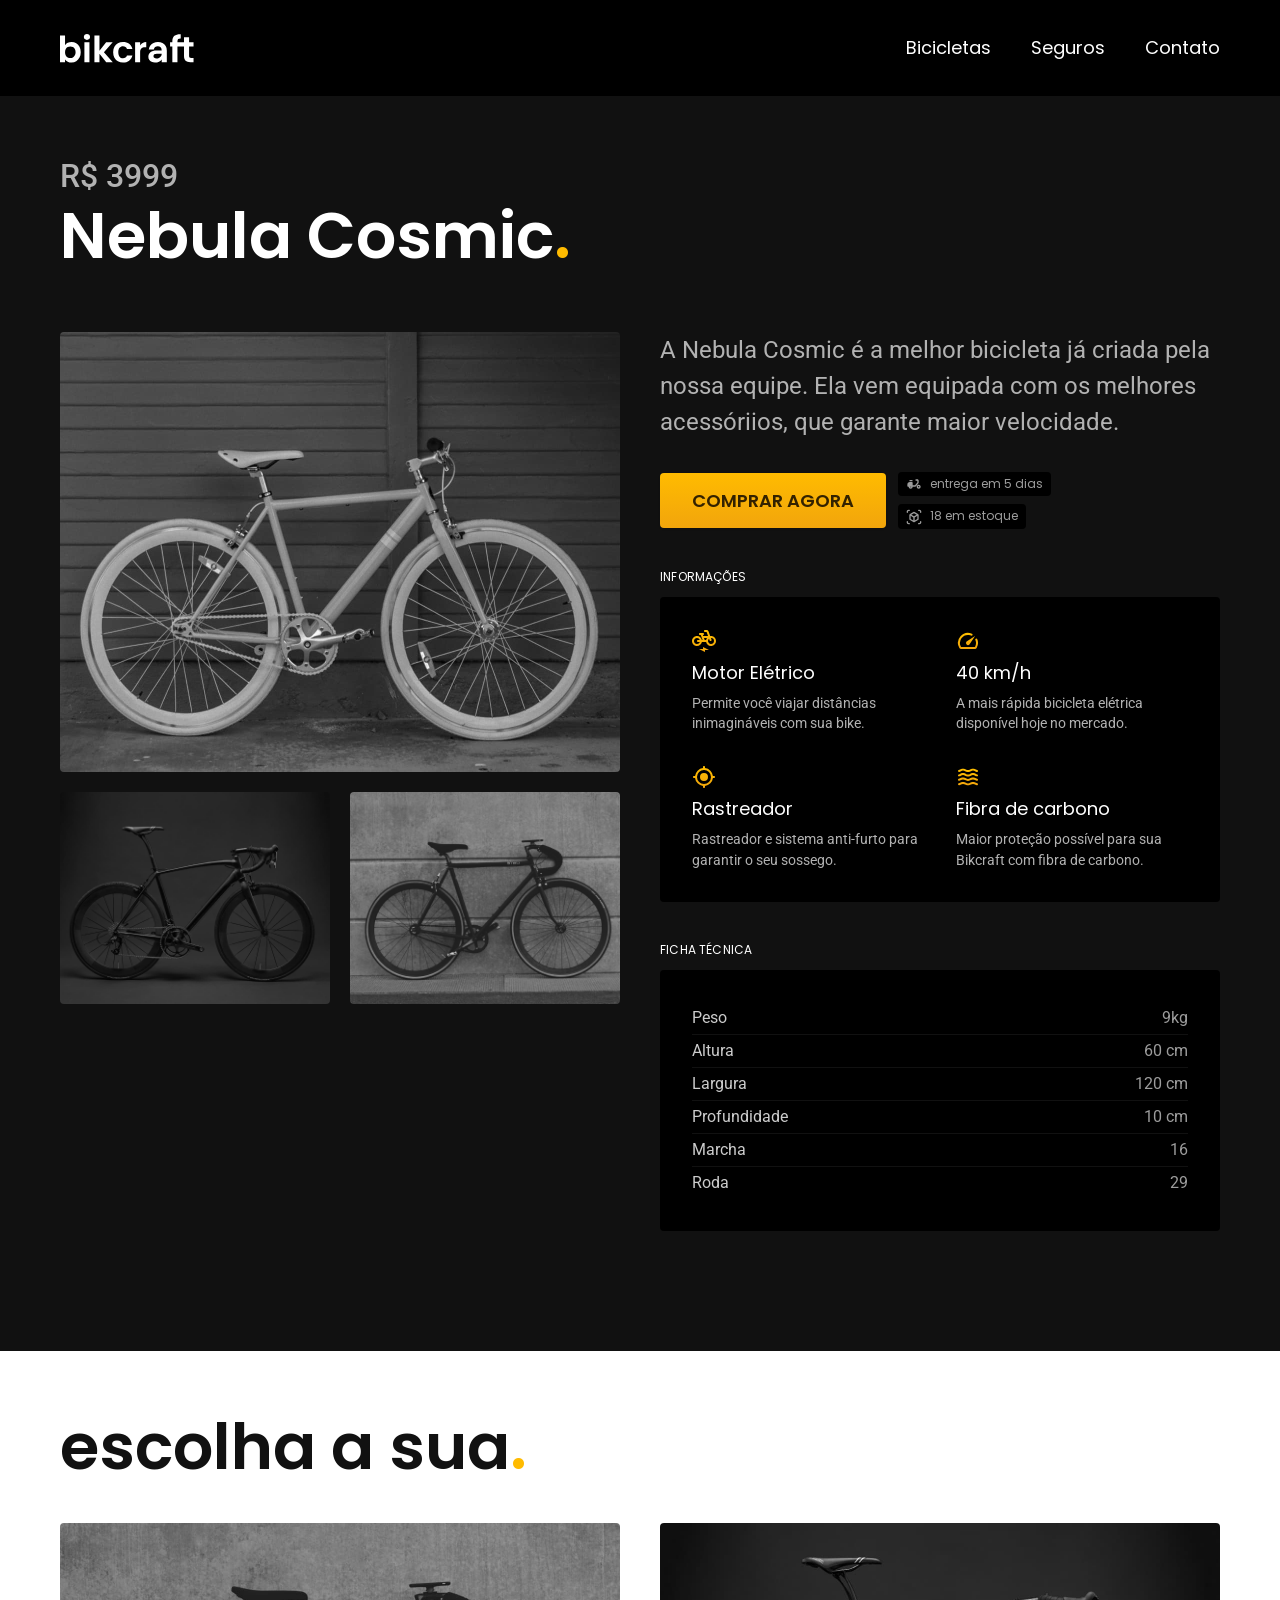
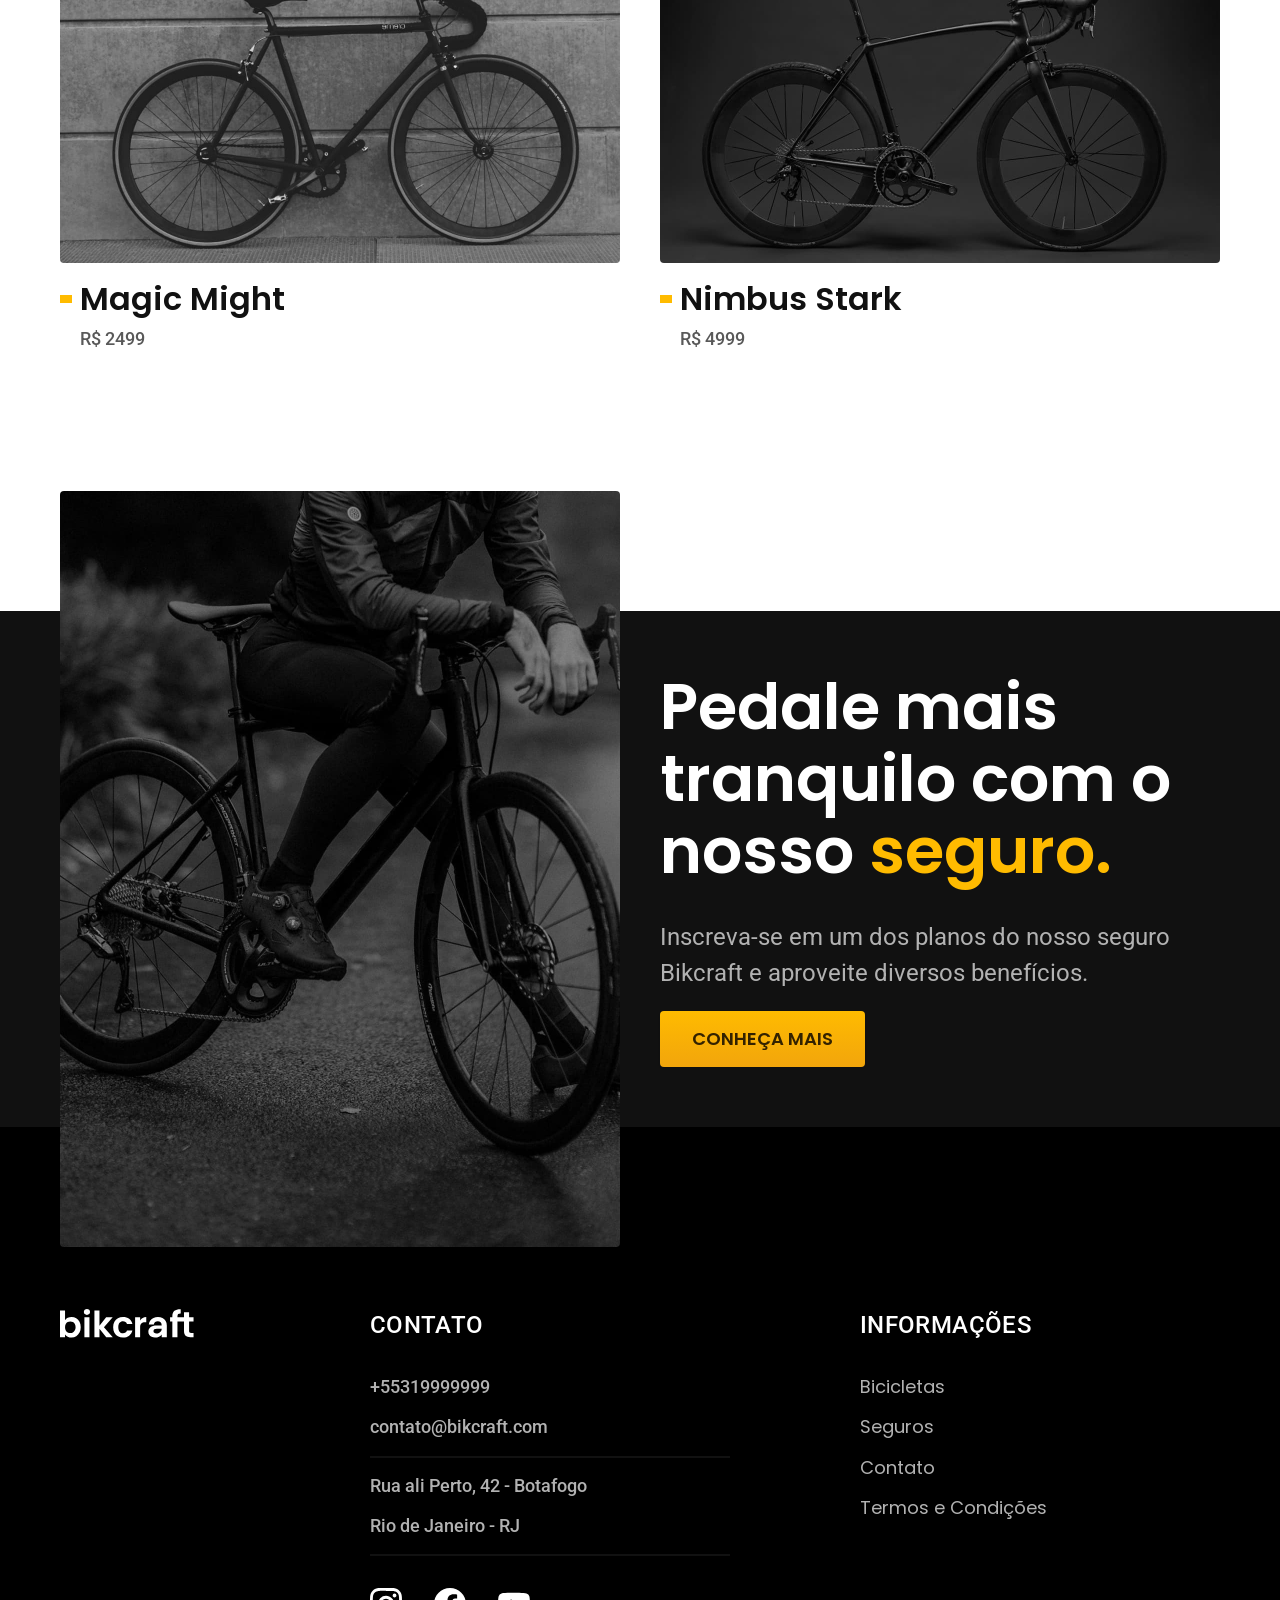
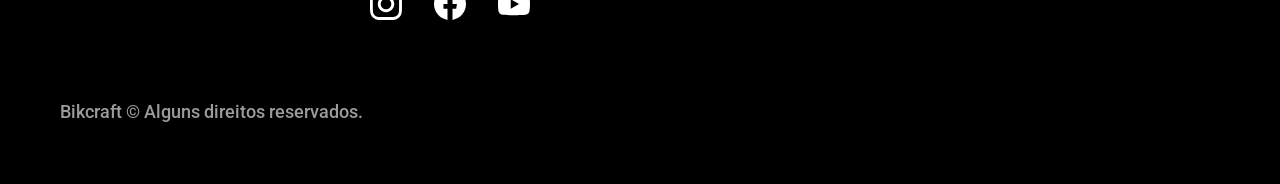
<file: bicicletas/nebula.html>
<!DOCTYPE html>

<html lang="pt-br">

<head>
    <meta charset="UTF-8">
    <meta name="viewport" content="width=device-width, initial-scale=1.0">
    <title>Nebula | Bikcraft</title>
    <meta name="description" content="Termos e Condições">

    <link rel="stylesheet" href="../css/style.css">
    <link rel="preconnect" href="https://fonts.googleapis.com">
    <link rel="preconnect" href="https://fonts.gstatic.com" crossorigin>
    <link href="https://fonts.googleapis.com/css2?family=Merriweather:ital,opsz,wght@1,18..144,900&family=Poppins:wght@400;600&family=Roboto:wght@100..900&display=swap" rel="stylesheet">
</head>

<body id="bicicleta">
    <header class="header-bg">
        <div class="header">
            <a href="../"><img src="../img/bikcraft.svg" alt="Bikcraft"></a>

            <nav aria-label="primaria">
                <ul class="header-menu font-1-m cor-0">
                    <li><a href="../bicicletas.html">Bicicletas</a></li>
                    <li><a href="../seguros.html">Seguros</a></li>
                    <li><a href="../contato.html">Contato</a></li>
                </ul>
            </nav>
        </div>
    </header>


    <main class="titulo-bg">
        <div>
            <div class="titulo container">
                <p class="font-2-xl cor-5">R$ 3999</p>
                <h1 class="font-1-xxl cor-0">Nebula Cosmic<span class="cor-p1">.</span></h1>
            </div>
        </div>

        <div class="bicicleta container">
            <div class="bicicleta-imagens">
                <img src="../img/bicicleta/nimbus3.jpg" alt="">
                <img src="../img/bicicleta/nimbus1.jpg" alt="">
                <img src="../img/bicicleta/nimbus2.jpg" alt="">
            </div>
            <div class="bicicleta-conteudo">
                <p class="font-2-l cor-5">A Nebula Cosmic é a melhor bicicleta já criada pela nossa equipe. Ela vem equipada com os melhores acessóriios, que garante maior velocidade.</p>
                <div class="bicicleta-comprar">
                    <a class="botao" href="../orcamento.html">Comprar Agora</a>
                    <span class="font-1-xs cor-6"><img src="../img/icones/entrega.svg" alt=""> entrega em 5 dias</span>
                    <span class="font-1-xs cor-6"><img src="../img/icones/estoque.svg" alt=""> 18 em estoque</span>
                </div>




                <h2 class="font-1-xs cor-0">Informações</h2>
                <ul class="bicicleta-informacoes">
                    <li>
                        <img src="../img/icones/eletrica.svg" alt="">
                        <h3 class="font-1-m cor-0">Motor Elétrico</h3>
                        <p class="font-2-xs cor-5">Permite você viajar distâncias inimagináveis com sua bike.</p>
                    </li>
                    <li>
                        <img src="../img/icones/velocidade.svg" alt="">
                        <h3 class="font-1-m cor-0">40 km/h</h3>
                        <p class="font-2-xs cor-5">A mais rápida bicicleta elétrica disponível hoje no mercado.</p>
                    </li>
                    <li>
                        <img src="../img/icones/rastreador.svg" alt="">
                        <h3 class="font-1-m cor-0">Rastreador</h3>
                        <p class="font-2-xs cor-5">Rastreador e sistema anti-furto para garantir o seu sossego.</p>
                    </li>
                    <li>
                        <img src="../img/icones/carbono.svg" alt="">
                        <h3 class="font-1-m cor-0">Fibra de carbono</h3>
                        <p class="font-2-xs cor-5">Maior proteção possível para sua Bikcraft com fibra de carbono.</p>
                    </li>
                </ul>

                <h2 class="font-1-xs cor-0">Ficha Técnica</h2>
                <ul class="bicicleta-ficha font-2-s cor-4">
                    <li>Peso <span>9kg</span></li>
                    <li>Altura <span>60 cm</span></li>
                    <li>Largura <span>120 cm</span></li>
                    <li>Profundidade <span>10 cm</span></li>
                    <li>Marcha <span>16</span></li>
                    <li>Roda <span>29</span></li>
                </ul>
            </div>
        </div>

    </main>

    <article class="bicicleta-lista container">
        <h2 class=" font-1-xxl">escolha a sua<span class="cor-p1">.</span></h2>

        <ul>
            <li>
                <a href="./magic.html">
                    <img src="../img/bicicletas/magic.jpg" alt="Bicicleta Preta">
                    <h3 class="font-1-xl">Magic Might</h3>
                    <span class="font-2-m cor-8">R$ 2499</span>
                </a>
            </li>
            <li>
                <a href="./nimbus.html">
                    <img src="../img/bicicletas/nimbus.jpg" alt="Bicicleta Preta">
                    <h3 class="font-1-xl">Nimbus Stark</h3>
                    <span class="font-2-m cor-8">R$ 4999</span>
                </a>
            </li>
        </ul>
    </article>

    <article class="seguro-bg">
        <div class="seguro container">
            <div class="seguro-imagem">
                <img src="../img/fotos/seguros.jpg" alt="pessoa parada em cima de uma bicicleta.">
            </div>
            <div class="seguro-conteudo">
                <h2 class="font-1-xxl cor-0">Pedale mais tranquilo com o nosso <span class="cor-p1">seguro.</span></h2>
                <p class="font-2-l cor-5">Inscreva-se em um dos planos do nosso seguro Bikcraft e aproveite diversos benefícios.</p>
                <a class="botao" href="../seguros.html">Conheça Mais</a>
            </div>
        </div>

    </article>

    <footer class="footer-bg">
        <div class="footer container">
            <img src="../img/bikcraft.svg" alt="Bikcraft">
            <div class="footer-contato">
                <h3 class="font-2-l-b cor-0">Contato</h3>
                <ul class="font-2-m cor-5">
                    <li><a href="tel:+55319999999">+55319999999</a></li>
                    <li><a href="mailto:contato@bikcraft.com">contato@bikcraft.com</a></li>
                    <li>Rua ali Perto, 42 - Botafogo</li>
                    <li>Rio de Janeiro - RJ</li>
                </ul>
                <div class="footer-redes">
                    <a href="../">
                        <img src="../img/redes/instagram.svg" alt="Instagram">
                    </a>
                    <a href="../">
                        <img src="../img/redes/facebook.svg" alt="Facebook">
                    </a>
                    <a href="../">
                        <img src="../img/redes/youtube.svg" alt="Youtube">
                    </a>
                </div>
            </div>
            <div class="footer-informacoes">
                <h3 class="font-2-l-b cor-0">Informações</h3>
                <nav>
                    <ul class="font-1-m cor-5">
                        <li><a href="../bicicletas.html">Bicicletas</a></li>
                        <li><a href="../seguros.html">Seguros</a></li>
                        <li><a href="../contato.html">Contato</a></li>
                        <li><a href="../termos.html">Termos e Condições</a></li>
                    </ul>
                </nav>
            </div>
            <p class="footer-copy font-2-m cor-6">Bikcraft © Alguns direitos reservados.</p>
        </div>
    </footer>
</body>

</html>
</file>
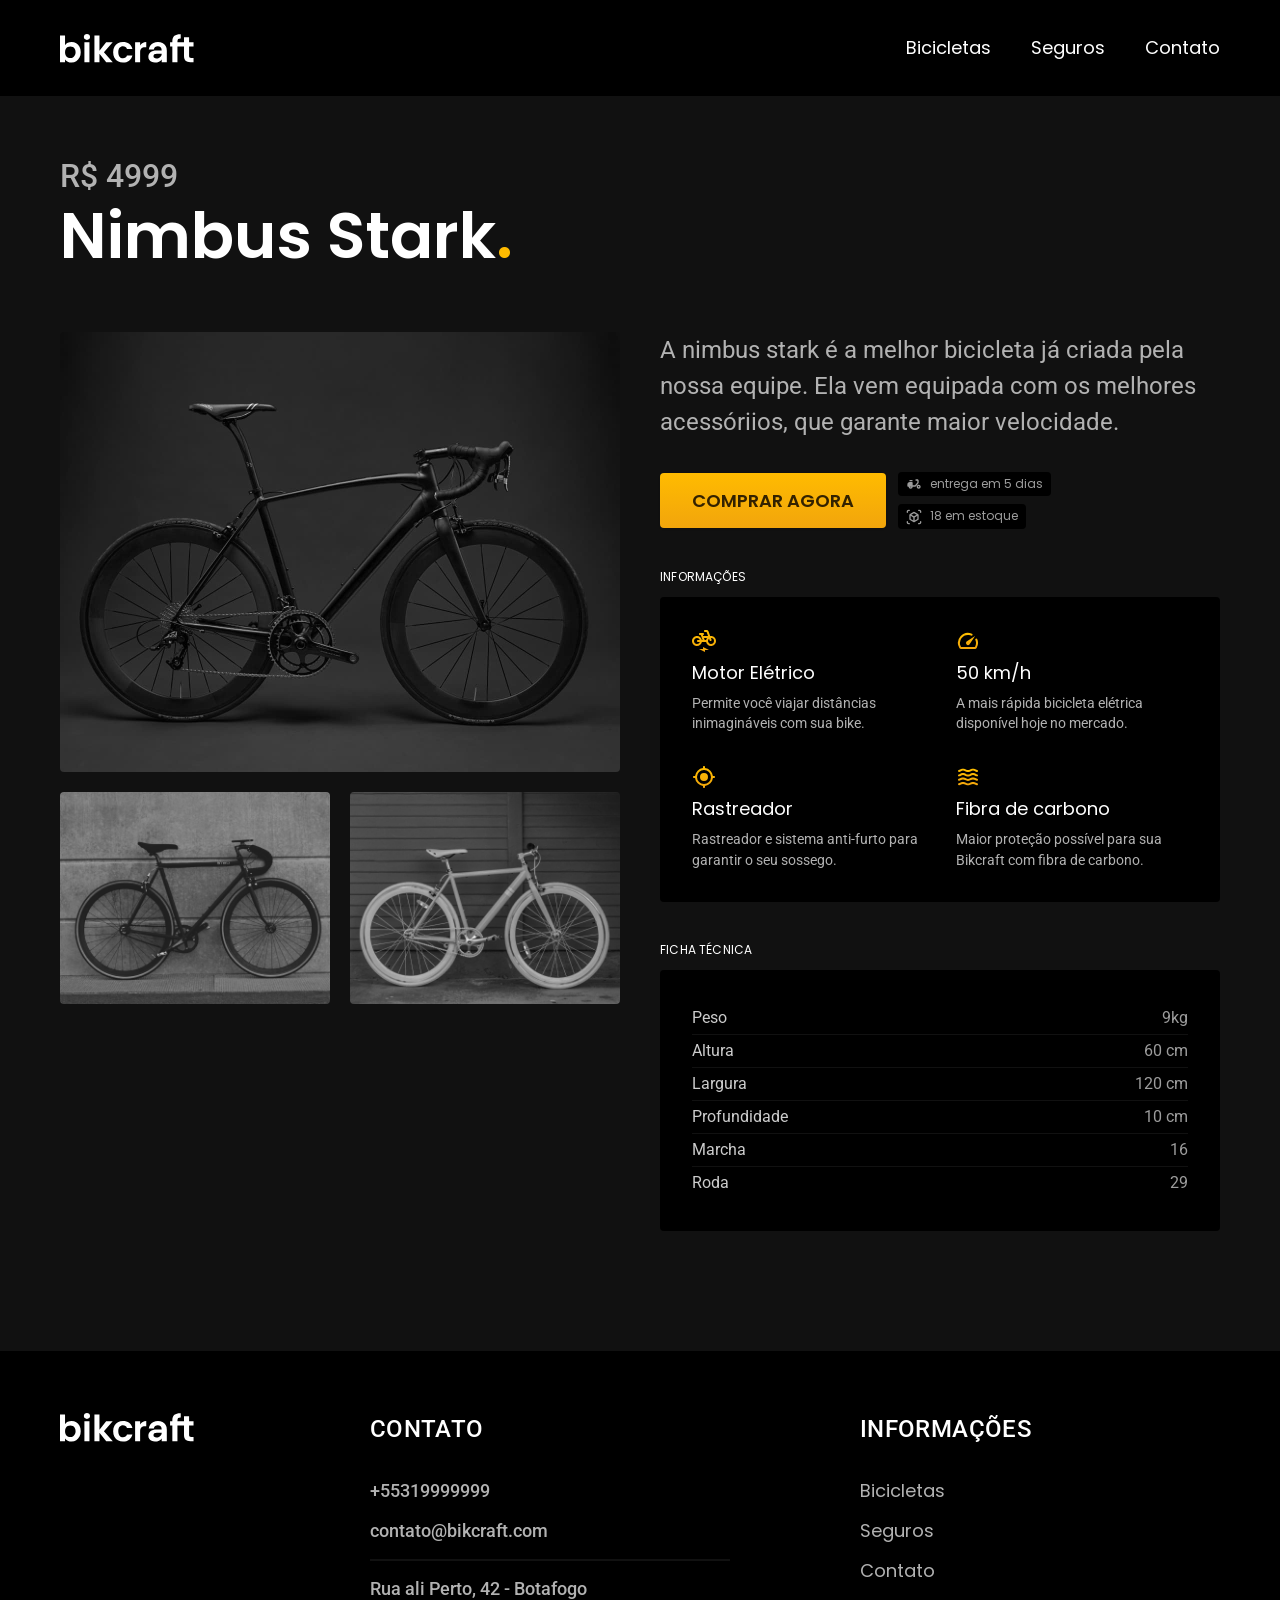
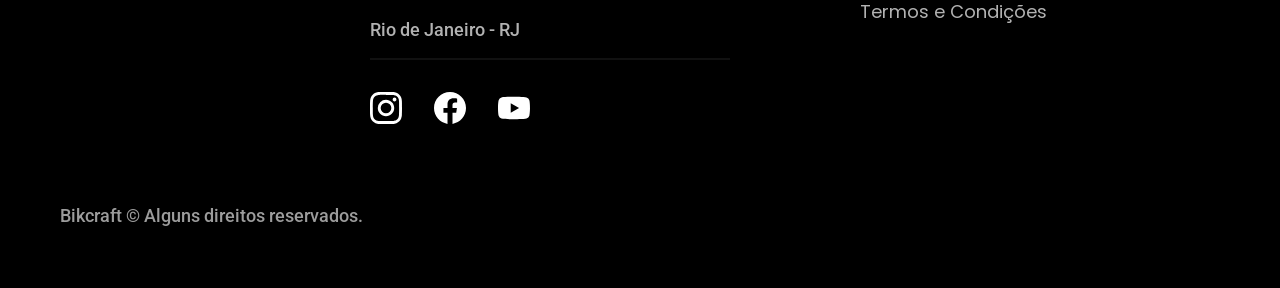
<file: bicicletas/nimbus.html>
<!DOCTYPE html>

<html lang="pt-br">

<head>
    <meta charset="UTF-8">
    <meta name="viewport" content="width=device-width, initial-scale=1.0">
    <title>Termos e Condições | Bikcraft</title>
    <meta name="description" content="Termos e Condições">

    <link rel="stylesheet" href="../css/style.css">
    <link rel="preconnect" href="https://fonts.googleapis.com">
    <link rel="preconnect" href="https://fonts.gstatic.com" crossorigin>
    <link href="https://fonts.googleapis.com/css2?family=Merriweather:ital,opsz,wght@1,18..144,900&family=Poppins:wght@400;600&family=Roboto:wght@100..900&display=swap" rel="stylesheet">
</head>

<body id="bicicleta">
    <header class="header-bg">
        <div class="header">
            <a href="../"><img src="../img/bikcraft.svg" alt="Bikcraft"></a>

            <nav aria-label="primaria">
                <ul class="header-menu font-1-m cor-0">
                    <li><a href="../bicicletas.html">Bicicletas</a></li>
                    <li><a href="../seguros.html">Seguros</a></li>
                    <li><a href="../contato.html">Contato</a></li>
                </ul>
            </nav>
        </div>
    </header>


    <main class="titulo-bg">
        <div>
            <div class="titulo container">
                <p class="font-2-xl cor-5">R$ 4999</p>
                <h1 class="font-1-xxl cor-0">Nimbus Stark<span class="cor-p1">.</span></h1>
            </div>
        </div>

        <div class="bicicleta container">
            <div class="bicicleta-imagens">
                <img src="../img/bicicleta/nimbus1.jpg" alt="">
                <img src="../img/bicicleta/nimbus2.jpg" alt="">
                <img src="../img/bicicleta/nimbus3.jpg" alt="">
            </div>
            <div class="bicicleta-conteudo">
                <p class="font-2-l cor-5">A nimbus stark é a melhor bicicleta já criada pela nossa equipe. Ela vem equipada com os melhores acessóriios, que garante maior velocidade.</p>
                <div class="bicicleta-comprar">
                    <a class="botao" href="../orcamento.html">Comprar Agora</a>
                    <span class="font-1-xs cor-6"><img src="../img/icones/entrega.svg" alt=""> entrega em 5 dias</span>
                    <span class="font-1-xs cor-6"><img src="../img/icones/estoque.svg" alt=""> 18 em estoque</span>
                </div>




                <h2 class="font-1-xs cor-0">Informações</h2>
                <ul class="bicicleta-informacoes">
                    <li>
                        <img src="../img/icones/eletrica.svg" alt="">
                        <h3 class="font-1-m cor-0">Motor Elétrico</h3>
                        <p class="font-2-xs cor-5">Permite você viajar distâncias inimagináveis com sua bike.</p>
                    </li>
                    <li>
                        <img src="../img/icones/velocidade.svg" alt="">
                        <h3 class="font-1-m cor-0">50 km/h</h3>
                        <p class="font-2-xs cor-5">A mais rápida bicicleta elétrica disponível hoje no mercado.</p>
                    </li>
                    <li>
                        <img src="../img/icones/rastreador.svg" alt="">
                        <h3 class="font-1-m cor-0">Rastreador</h3>
                        <p class="font-2-xs cor-5">Rastreador e sistema anti-furto para garantir o seu sossego.</p>
                    </li>
                    <li>
                        <img src="../img/icones/carbono.svg" alt="">
                        <h3 class="font-1-m cor-0">Fibra de carbono</h3>
                        <p class="font-2-xs cor-5">Maior proteção possível para sua Bikcraft com fibra de carbono.</p>
                    </li>
                </ul>

                <h2 class="font-1-xs cor-0">Ficha Técnica</h2>
                <ul class="bicicleta-ficha font-2-s cor-4">
                    <li>Peso <span>9kg</span></li>
                    <li>Altura <span>60 cm</span></li>
                    <li>Largura <span>120 cm</span></li>
                    <li>Profundidade <span>10 cm</span></li>
                    <li>Marcha <span>16</span></li>
                    <li>Roda <span>29</span></li>
                </ul>
            </div>
        </div>

    </main>

    <footer class="footer-bg">
        <div class="footer container">
            <img src="../img/bikcraft.svg" alt="Bikcraft">
            <div class="footer-contato">
                <h3 class="font-2-l-b cor-0">Contato</h3>
                <ul class="font-2-m cor-5">
                    <li><a href="tel:+55319999999">+55319999999</a></li>
                    <li><a href="mailto:contato@bikcraft.com">contato@bikcraft.com</a></li>
                    <li>Rua ali Perto, 42 - Botafogo</li>
                    <li>Rio de Janeiro - RJ</li>
                </ul>
                <div class="footer-redes">
                    <a href="../">
                        <img src="../img/redes/instagram.svg" alt="Instagram">
                    </a>
                    <a href="../">
                        <img src="../img/redes/facebook.svg" alt="Facebook">
                    </a>
                    <a href="../">
                        <img src="../img/redes/youtube.svg" alt="Youtube">
                    </a>
                </div>
            </div>
            <div class="footer-informacoes">
                <h3 class="font-2-l-b cor-0">Informações</h3>
                <nav>
                    <ul class="font-1-m cor-5">
                        <li><a href="../bicicletas.html">Bicicletas</a></li>
                        <li><a href="../seguros.html">Seguros</a></li>
                        <li><a href="../contato.html">Contato</a></li>
                        <li><a href="../termos.html">Termos e Condições</a></li>
                    </ul>
                </nav>
            </div>
            <p class="footer-copy font-2-m cor-6">Bikcraft © Alguns direitos reservados.</p>
        </div>
    </footer>
</body>

</html>
</file>
<file: css/style.css>
@import "./global/global.css";
@import "./utilidades/tipografia.css";
@import "./utilidades/cores.css";

@import "./global/header.css";
@import "./global/footer.css";

/* Utilidades */
@import "./utilidades/componentes.css";

/* Home */
@import "./home/introducao.css";
@import "./home/tecnologia.css";
@import "./home/parceiros.css";
@import "./home/depoimento.css";

/* Bicicletas */
@import "./bicicletas/bicicletas-lista.css";
@import "./bicicletas/bicicletas.css";

/* Bicicleta */
@import "./bicicleta/bicicleta.css";
@import "./bicicleta/seguro.css";

/* Seguros */
@import "./seguros/seguros.css";
@import "./seguros/vantagens.css";
@import "./seguros/perguntas.css";

/* Termos */
@import "./termos/termos.css";
</file>
